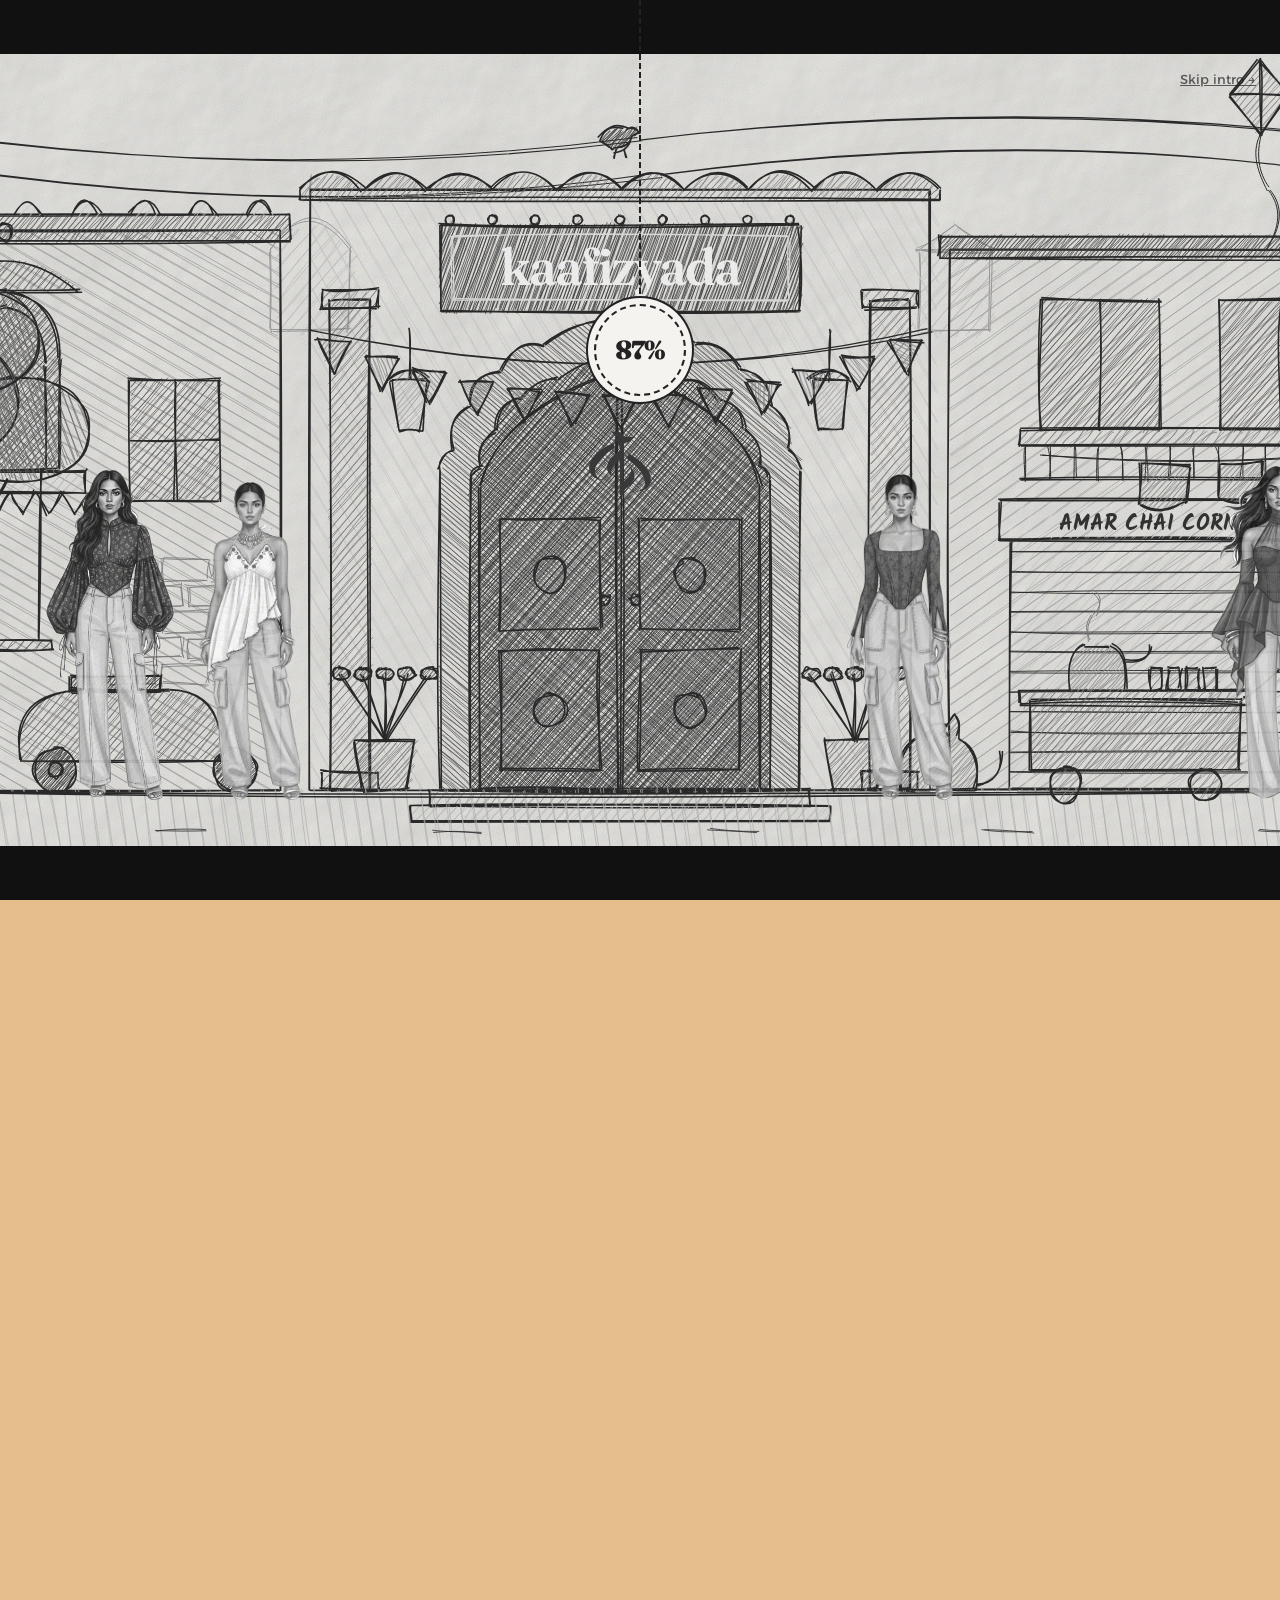
<file: index.html>
<!doctype html>
<html lang="en">
<head>
<meta charset="utf-8">
<meta name="viewport" content="width=device-width, initial-scale=1">
<title>KAAFIZYADA — Colours with Character</title>
<meta name="description" content="KAAFIZYADA — contemporary Indian-inspired fashion. Colours with Character. Fashion with a Desi Twist.">
<link rel="preconnect" href="https://fonts.googleapis.com"><link rel="preconnect" href="https://fonts.gstatic.com" crossorigin>
<link href="https://fonts.googleapis.com/css2?family=Alexandria:wght@300;400;500;700&family=Fraunces:opsz,wght,SOFT,WONK@9..144,400;9..144,600;9..144,800,100,1&family=Kalam:wght@400;700&family=VT323&display=swap" rel="stylesheet">
<link rel="stylesheet" href="css/kz.css">
</head>
<body class="is-intro" id="top">

<!-- 01 THE COLOURLESS WORLD + 02 THE KZ ENTRANCE -->
<div class="intro" id="intro" aria-label="Intro">
  <div class="intro-paper"></div>
  <svg class="intro-street" id="street-bw" preserveAspectRatio="xMidYMax slice" aria-hidden="true"></svg>
  <div class="intro-grain" aria-hidden="true"></div>
  <div class="intro-bar intro-bar-t"></div><div class="intro-bar intro-bar-b"></div>

  <div class="intro-loader" id="intro-loader">
    <div class="intro-thread"></div>
    <div class="intro-tag"><span id="intro-pct">0</span>%</div>
  </div>

  <div class="intro-card" id="intro-card">
    <p class="intro-chip">01 — The Colourless World</p>
    <h1>Everything looked the same.<br><em>Until it didn’t.</em></h1>
    <p class="intro-hint">Click the <b>KZ door</b> to enter</p>
  </div>
  <button class="intro-skip" id="intro-skip">Skip intro →</button>

  <div class="entrance" id="entrance" aria-hidden="true">
    <div class="entrance-burst"></div>
    <div class="entrance-inner">
      <p class="intro-chip">02 — The KZ Entrance</p>
      <svg class="entrance-mark"><use href="#kz-mark-sym"/></svg>
      <div class="entrance-word"></div>
      <p class="entrance-line">Colours with Character.</p>
    </div>
  </div>
  <div class="takeover-bands" id="bands" aria-hidden="true"><i></i><i></i><i></i><i></i><i></i><i></i></div>
</div>

<!-- 03 THE COLOUR TAKEOVER — the KZ corridor: scroll to walk, colour floods in, doors open into rooms -->
<div class="corridor" id="corridor">
  <canvas id="kz-canvas" aria-label="KAAFIZYADA corridor. Scroll to walk, click a door to enter a room."></canvas>
  <div class="hud">
    <button class="hud-btn" id="hud-menu" aria-label="Open the room map">☰</button>
    <button class="hud-btn" id="hud-trophy" aria-label="Achievements">🏆<span id="hud-trophy-n">0</span></button>
  </div>
  <div class="rail" aria-hidden="true"><i id="rail-fill"></i><div id="rail-ticks"></div></div>
  <div class="hint" id="hint">
    <div class="hint-box"><span class="hint-chk"></span><div><b id="hint-title">Wanderer</b><span id="hint-sub">Scroll to explore the corridor</span></div>
    <button class="kz-btn kz-btn-sm" id="hint-go" hidden>Enter</button></div>
  </div>
  <div class="takeover-flash" id="takeover-flash" aria-live="polite"><span class="kz-chip">03 — The Colour Takeover</span><b>Colours with Character.</b></div>
  <nav class="sr-only" aria-label="Rooms"><ul id="sr-rooms"></ul></nav>
</div>
<div class="walk-space" id="walk-space" aria-hidden="true"></div>

<div class="panel" id="panel-menu" hidden>
  <div class="panel-card"><button class="panel-x" data-close aria-label="Close">✕</button>
    <p class="kz-chip">Room map</p><h3>Where to?</h3><ol class="map-list" id="map-list"></ol></div>
</div>
<div class="panel" id="panel-trophy" hidden>
  <div class="panel-card"><button class="panel-x" data-close aria-label="Close">✕</button>
    <p class="kz-chip">Achievements</p><h3>Your KZ badges</h3><ul class="ach-list" id="ach-list"></ul></div>
</div>
<div class="ach-toast" id="ach-toast" role="status"></div>

<div class="room" id="room" hidden>
  <div class="room-bar"><button class="kz-btn kz-btn-sm kz-btn-ghost" id="room-back">← Back to the corridor</button><span class="room-name" id="room-name"></span></div>
  <div class="room-body" id="room-body"></div>
</div>

<main class="rooms" id="rooms" hidden>

<!-- 04 OUR STORY -->
<section class="story" id="story">
  <div class="story-poster" data-reveal>
    <div class="poster">
      <img src="assets/photos/royal-bloom-door.webp" alt="Model in the Royal Bloom Blouse at an old wooden door">
      <div class="poster-top">KZ Pictures presents</div>
      <div class="poster-title">Kaafi<br>Zyada</div>
      <div class="poster-credits">starring <b>Colour</b> · <b>Character</b> · and <b>You</b><br>now showing everywhere you go</div>
    </div>
    <div class="ticket" aria-hidden="true"><span>ADMIT ONE</span><b>Nº 0001</b></div>
  </div>
  <div class="story-copy">
    <p class="kz-chip">04 — Our Story</p>
    <h2 class="kz-h2" data-reveal>Kaafi means <em>enough.</em><br>Zyada means <em>more.</em></h2>
    <p class="story-lead" data-reveal>KAAFI ZYADA is a contemporary clothing brand that brings together bold self-expression and a distinct sense of Indian identity.</p>
    <p data-reveal>We grew up on hand-painted cinema hoardings, cassette covers, Sunday-evening films and grandmothers’ trunks full of prints. KAAFIZYADA takes that colour and character and cuts it into silhouettes you actually want to wear today — confident, fresh and effortlessly stylish, with a playful edge and a refined finish.</p>
    <div class="values">
      <div class="value" data-reveal><span class="value-n">01</span><h3>Colour, not noise</h3><p>Wine reds, rani pinks and ivory bases, each print chosen with intent.</p></div>
      <div class="value" data-reveal><span class="value-n">02</span><h3>Desi, never dated</h3><p>Ornamental Indian detail on modern cuts — halters, corsets, cargo, drape.</p></div>
      <div class="value" data-reveal><span class="value-n">03</span><h3>One piece, many moods</h3><p>Every top is designed to be styled at least three ways.</p></div>
    </div>
  </div>
</section>

<!-- 05 ENTER OUR WORLD -->
<section class="world" id="world">
  <div class="world-head">
    <p class="kz-chip">05 — Enter Our World</p>
    <h2 class="kz-h2" data-reveal>Old doors. New silhouettes.</h2>
    <p data-reveal>Our world lives between heritage architecture and the city’s everyday streets. Drag through it.</p>
  </div>
  <div class="world-strip" id="world-strip" tabindex="0" aria-label="Brand world gallery, scroll horizontally">
    <div class="world-track" id="world-track"></div>
  </div>
</section>

<!-- 06 TUNE INTO KZ -->
<section class="tv-sec" id="tv">
  <div class="tv-head">
    <p class="kz-chip">06 — Tune into KZ</p>
    <h2 class="kz-h2" data-reveal>Now showing on <em>Channel KZ.</em></h2>
    <p data-reveal>Turn the knob, change the channel, pick your look.</p>
  </div>
  <div class="tv-wrap">
    <div class="tv" id="tv-set">
      <div class="tv-antenna" aria-hidden="true"><i></i><i></i></div>
      <div class="tv-body">
        <div class="tv-screen-frame">
          <div class="tv-screen" id="tv-screen">
            <div class="tv-content" id="tv-content"></div>
            <canvas class="tv-static" id="tv-static" width="160" height="120"></canvas>
            <div class="tv-scan"></div>
            <div class="tv-osd" id="tv-osd">CH 01</div>
          </div>
        </div>
        <div class="tv-panel">
          <div class="tv-brand">KZ<small>colour</small></div>
          <button class="tv-knob" id="tv-knob" aria-label="Next channel"><i></i></button>
          <div class="tv-ch-list" id="tv-ch-list" role="tablist"></div>
          <div class="tv-grille" aria-hidden="true"></div>
        </div>
      </div>
      <div class="tv-legs" aria-hidden="true"><i></i><i></i></div>
    </div>
    <div class="tv-remote" aria-label="Channel remote">
      <span class="tv-remote-led"></span>
      <div class="tv-remote-keys" id="tv-remote-keys"></div>
      <button id="tv-prev" aria-label="Previous">◀ CH</button><button id="tv-next" aria-label="Next">CH ▶</button>
    </div>
  </div>
</section>

<!-- 07 THE SHOPPING EXPERIENCE -->
<section class="shop" id="shop">
  <div class="shop-head">
    <p class="kz-chip">07 — The Shopping Experience</p>
    <h2 class="kz-h2" data-reveal>The Drop.</h2>
    <div class="shop-filters" role="tablist" aria-label="Filter">
      <button class="on" data-f="all">All</button><button data-f="top">Tops</button><button data-f="bottom">Bottoms</button>
    </div>
  </div>
  <div class="shop-grid" id="shop-grid"></div>
</section>

<!-- 08 THE KZ SCRAPBOOK -->
<section class="scrap" id="scrapbook">
  <div class="scrap-head">
    <p class="kz-chip">08 — The KZ Scrapbook</p>
    <h2 class="kz-h2" data-reveal>Leave a little note.</h2>
    <p data-reveal>How did you style yours? Which colour should we do next? Write it, pick a paper, pin it. Drag notes around the page.</p>
  </div>
  <div class="scrap-wrap">
    <form class="notepad" id="notepad">
      <div class="notepad-rings" aria-hidden="true"></div>
      <label for="np-name">Your name</label>
      <input id="np-name" maxlength="24" placeholder="Riya, Mumbai">
      <label for="np-text">Your note</label>
      <textarea id="np-text" maxlength="160" required placeholder="Wore the Noor top to my cousin’s mehendi with cargo pants…"></textarea>
      <div class="np-paper" role="radiogroup" aria-label="Paper colour">
        <button type="button" class="on" data-c="#ffd166" aria-label="Yellow paper"></button>
        <button type="button" data-c="#f7a8c4" aria-label="Pink paper"></button>
        <button type="button" data-c="#9fe3dc" aria-label="Teal paper"></button>
        <button type="button" data-c="#ffb08f" aria-label="Orange paper"></button>
        <button type="button" data-c="#f3ecdc" aria-label="Cream paper"></button>
      </div>
      <div class="np-stickers" role="radiogroup" aria-label="Sticker">
        <button type="button" class="on" data-s="✦">✦</button><button type="button" data-s="♥">♥</button><button type="button" data-s="☀">☀</button><button type="button" data-s="✿">✿</button><button type="button" data-s="☕">☕</button>
      </div>
      <button class="kz-btn" type="submit">Pin it to the scrapbook</button>
    </form>
    <div class="board" id="board" aria-label="Scrapbook board"></div>
  </div>
</section>

<div id="kz-footer-slot"></div>
</main>

<script src="js/rough.js"></script>
<script src="js/data.js"></script>
<script src="js/shell.js"></script>
<script src="js/street.js"></script>
<script src="js/home.js"></script>
<script type="module" src="js/world.js"></script>
</body>
</html>
</file>
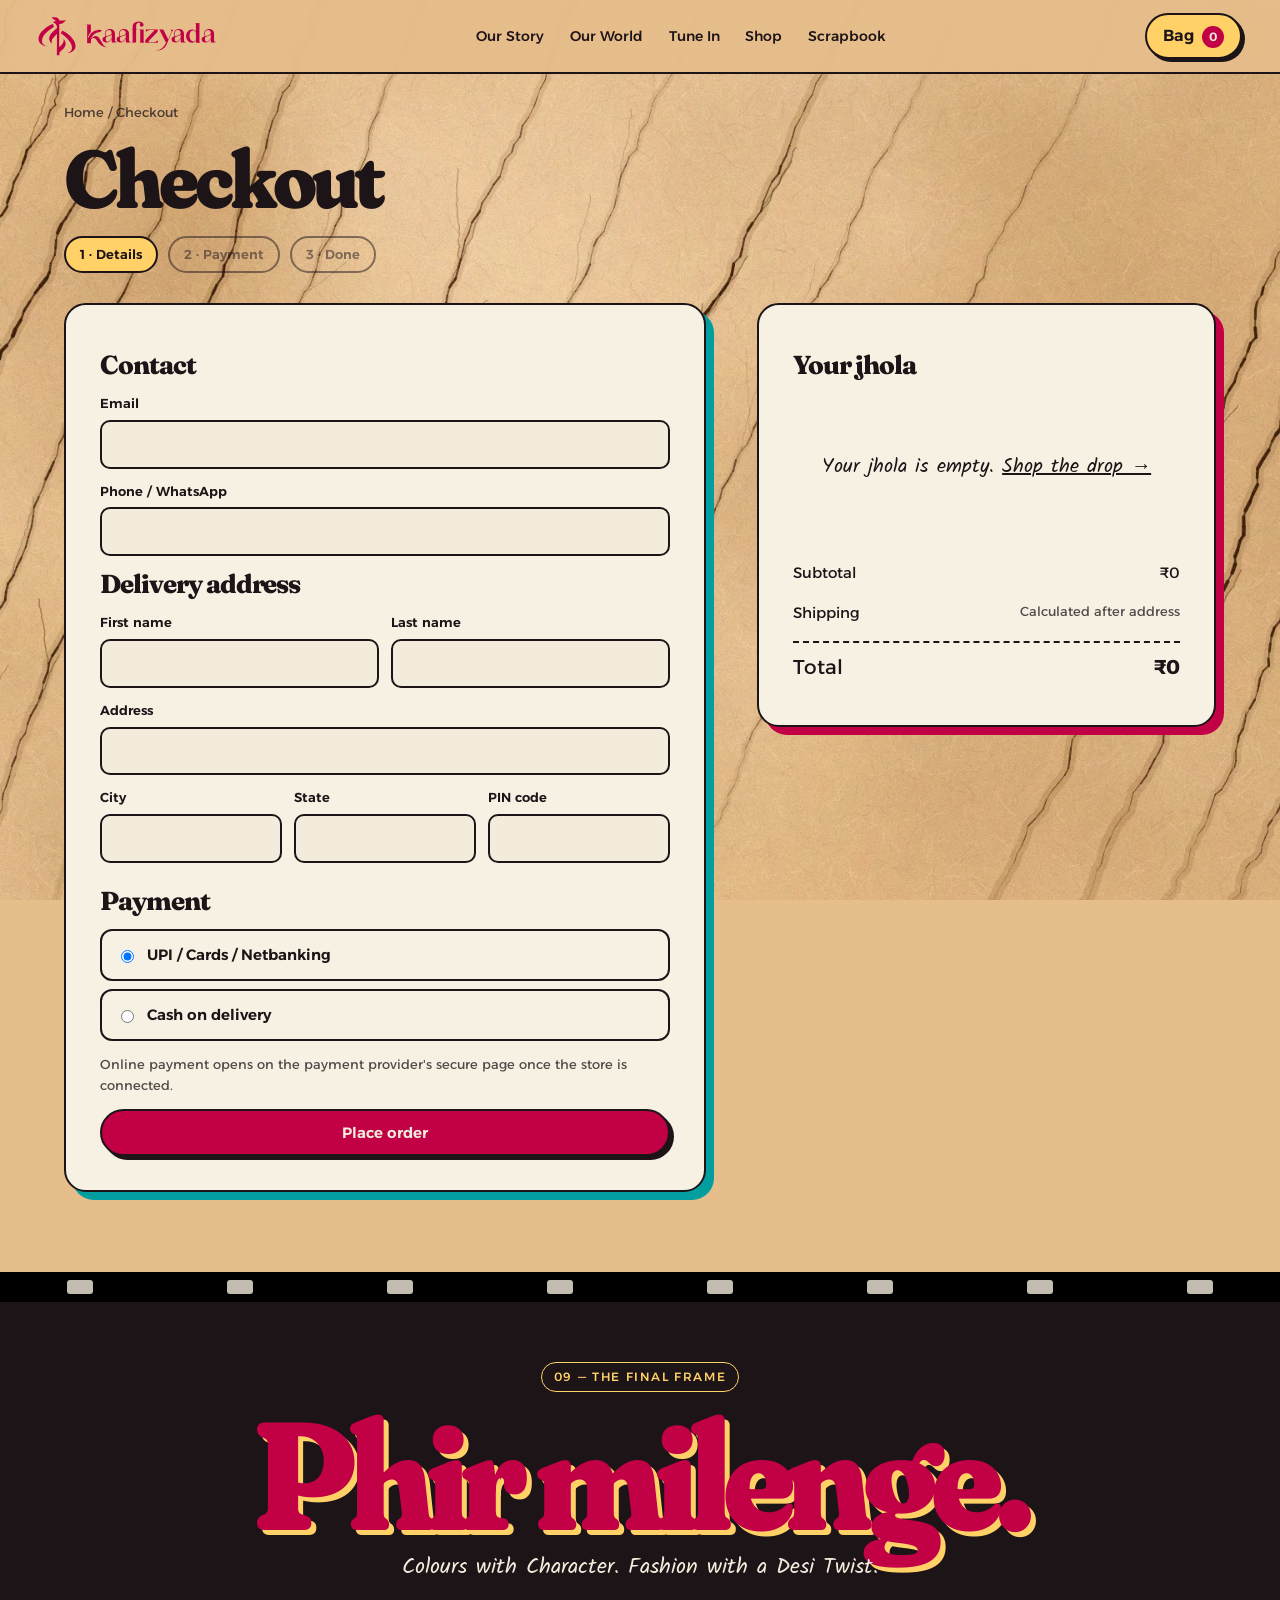
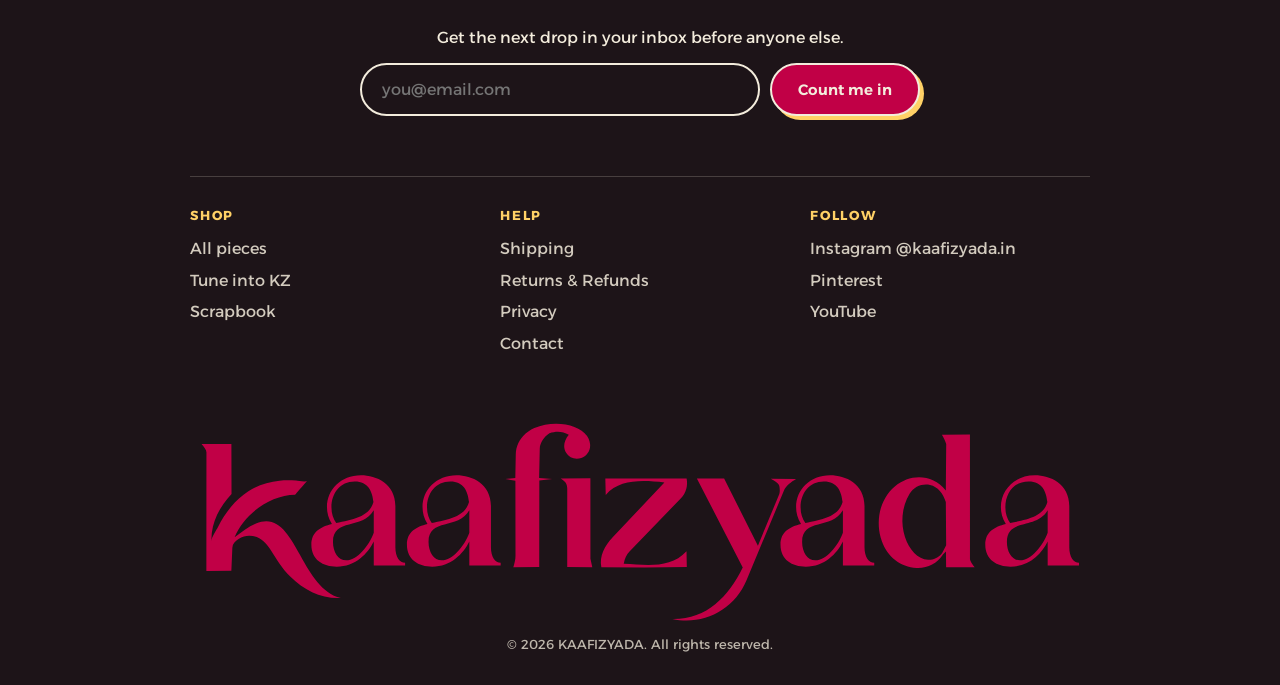
<file: checkout.html>
<!doctype html>
<html lang="en">
<head>
<meta charset="utf-8">
<meta name="viewport" content="width=device-width, initial-scale=1">
<title>Checkout — KAAFIZYADA</title>
<link rel="preconnect" href="https://fonts.googleapis.com"><link rel="preconnect" href="https://fonts.gstatic.com" crossorigin>
<link href="https://fonts.googleapis.com/css2?family=Alexandria:wght@300;400;500;700&family=Fraunces:opsz,wght,SOFT,WONK@9..144,400;9..144,600;9..144,800,100,1&family=Kalam:wght@400;700&family=VT323&display=swap" rel="stylesheet">
<link rel="stylesheet" href="css/kz.css">
<link rel="stylesheet" href="css/pages.css">
</head>
<body class="is-in page">
<main class="checkout">
  <nav class="crumbs" aria-label="Breadcrumb"><a href="index.html">Home</a> / <span>Checkout</span></nav>
  <h1 class="kz-h2">Checkout</h1>
  <div class="co-steps" aria-hidden="true"><span class="on">1 · Details</span><span>2 · Payment</span><span>3 · Done</span></div>
  <div class="co-grid">
    <form class="co-form" id="co-form">
      <h2>Contact</h2>
      <label>Email<input type="email" required autocomplete="email"></label>
      <label>Phone / WhatsApp<input type="tel" required autocomplete="tel" pattern="[0-9+ ]{10,15}"></label>
      <h2>Delivery address</h2>
      <div class="co-2"><label>First name<input required autocomplete="given-name"></label><label>Last name<input required autocomplete="family-name"></label></div>
      <label>Address<input required autocomplete="street-address"></label>
      <div class="co-3"><label>City<input required autocomplete="address-level2"></label><label>State<input required autocomplete="address-level1"></label><label>PIN code<input required inputmode="numeric" pattern="[0-9]{6}" autocomplete="postal-code"></label></div>
      <h2>Payment</h2>
      <div class="co-pay">
        <label><input type="radio" name="pay" checked> UPI / Cards / Netbanking</label>
        <label><input type="radio" name="pay"> Cash on delivery</label>
      </div>
      <p class="kz-small">Online payment opens on the payment provider's secure page once the store is connected.</p>
      <button class="kz-btn kz-btn-full" type="submit" id="co-submit">Place order</button>
    </form>
    <aside class="co-sum">
      <h2>Your jhola</h2>
      <div id="co-items"></div>
      <div class="kz-row"><span>Subtotal</span><span id="co-sub"></span></div>
      <div class="kz-row"><span>Shipping</span><span class="kz-small">Calculated after address</span></div>
      <div class="kz-row co-total"><span>Total</span><strong id="co-total"></strong></div>
    </aside>
  </div>
  <div class="co-done" id="co-done" hidden>
    <svg><use href="#kz-mark-sym"/></svg>
    <h2 class="kz-h2">Shukriya!</h2>
    <p>Your order is in. (This is a demo checkout — nothing has been charged.)</p>
    <a class="kz-btn" href="index.html">Back to the street</a>
  </div>
</main>
<div id="kz-footer-slot"></div>
<script src="js/data.js"></script>
<script src="js/shell.js"></script>
<script>
(function () {
  const items = document.getElementById("co-items");
  function render() {
    if (!KZ.bag.length) { items.innerHTML = `<p class="kz-empty">Your jhola is empty. <a href="index.html#shop">Shop the drop →</a></p>`; document.getElementById("co-submit").disabled = true; }
    else items.innerHTML = KZ.bag.map(l => { const p = KZ.bySlug(l.slug); return `<div class="co-line"><img src="${KZ.photo(p.photos[0])}" alt=""><div><b>${p.name}</b><span class="kz-small">Size ${l.size} · Qty ${l.qty}</span></div><span>${KZ.inr(p.price * l.qty)}</span></div>`; }).join("");
    document.getElementById("co-sub").textContent = KZ.inr(KZ.subtotal());
    document.getElementById("co-total").textContent = KZ.inr(KZ.subtotal());
  }
  render();
  const orig = KZ.saveBag; KZ.saveBag = () => { orig(); render(); };
  document.getElementById("co-form").addEventListener("submit", e => {
    e.preventDefault();
    KZ.bag.length = 0; KZ.saveBag();
    document.querySelector(".co-grid").hidden = true; document.querySelector(".co-steps").hidden = true;
    document.getElementById("co-done").hidden = false; scrollTo(0, 0);
  });
})();
</script>
</body>
</html>
</file>
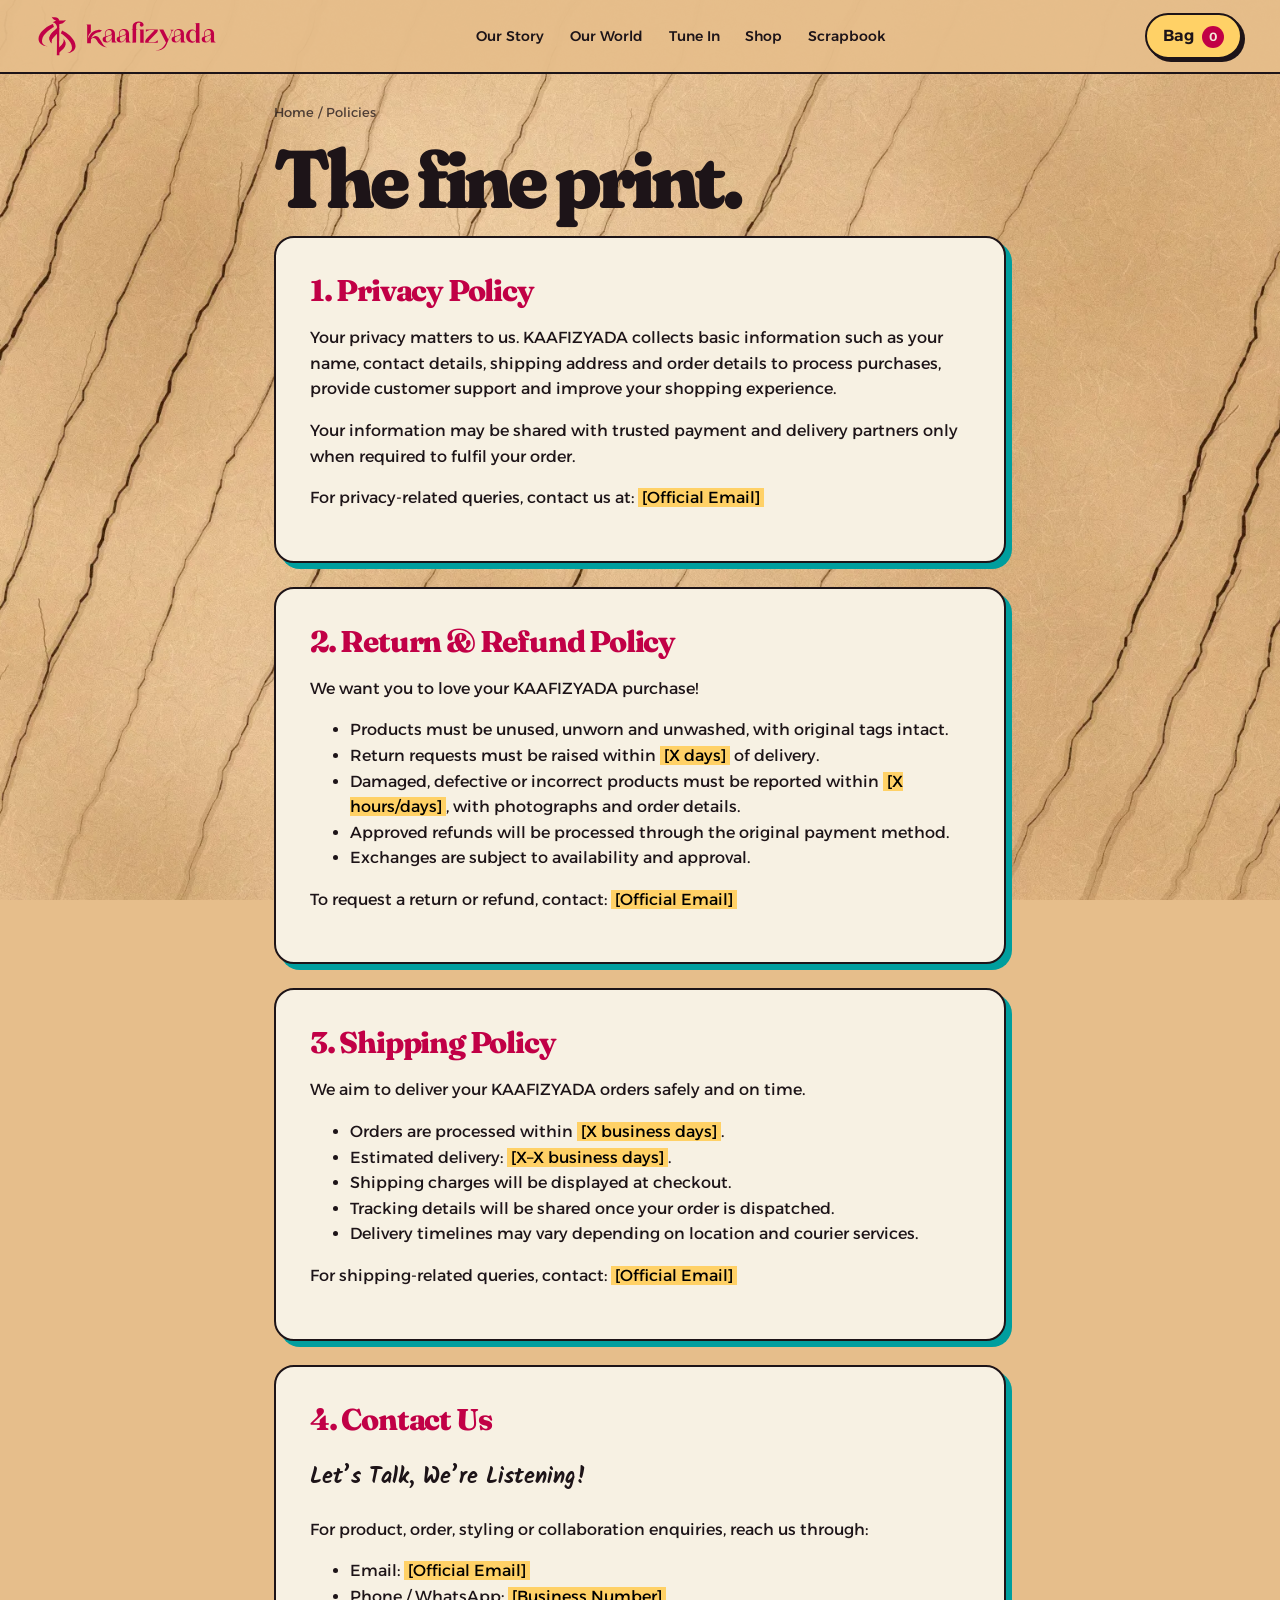
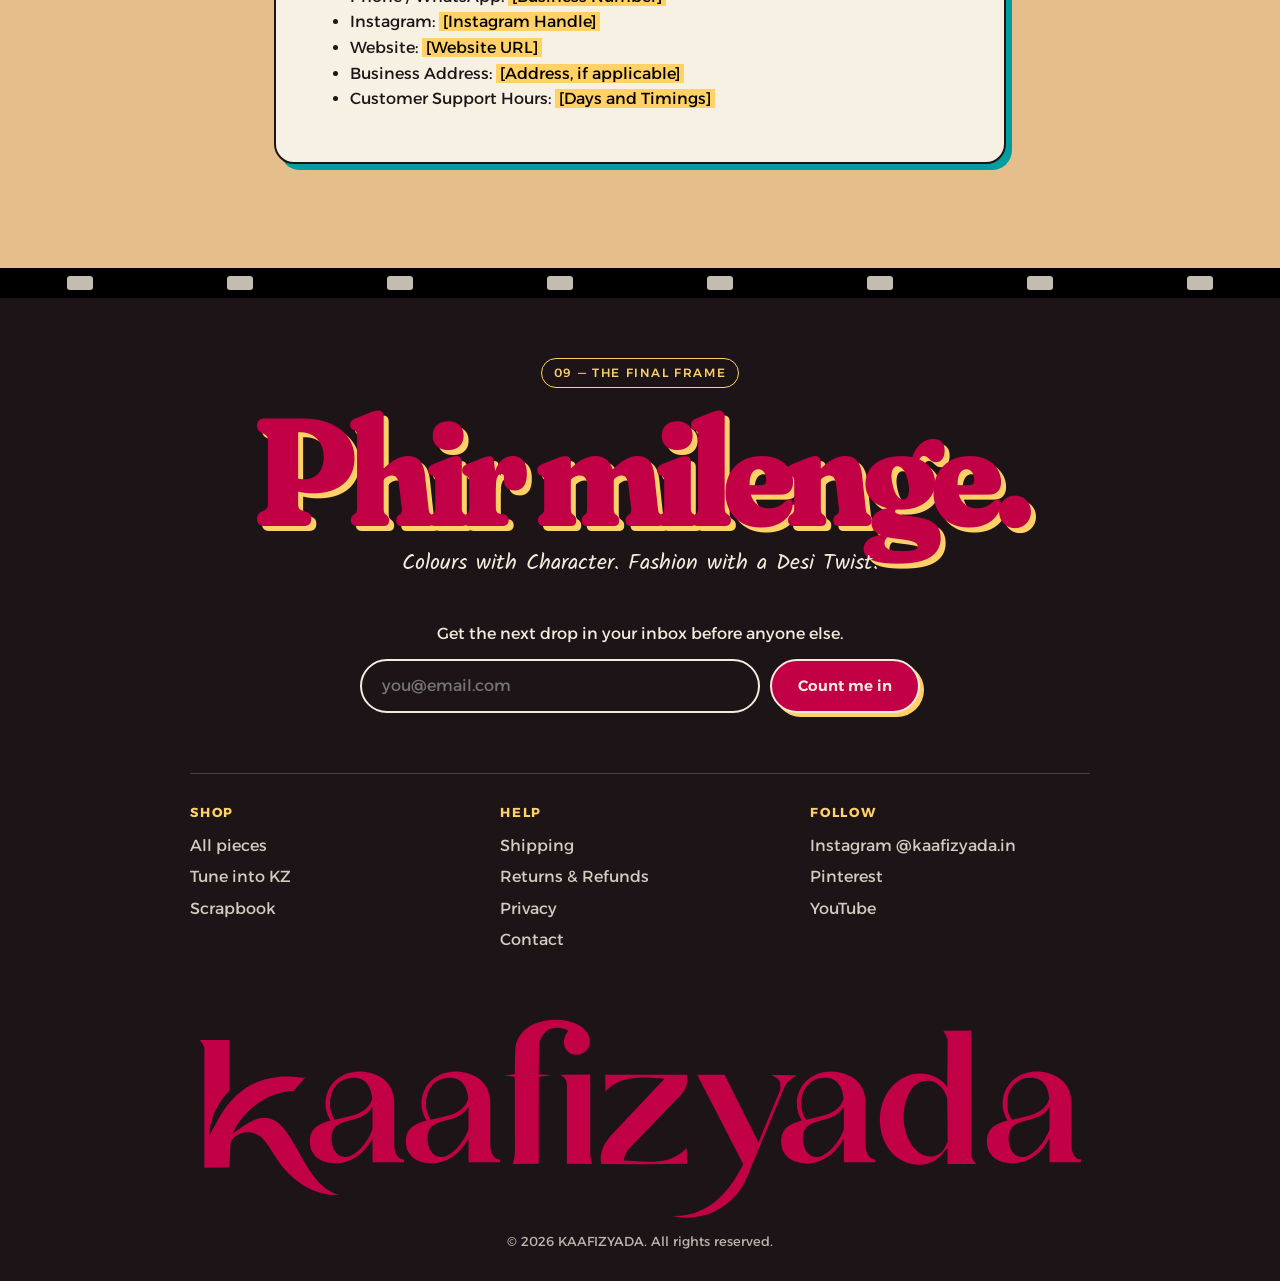
<file: policies.html>
<!doctype html>
<html lang="en">
<head>
<meta charset="utf-8">
<meta name="viewport" content="width=device-width, initial-scale=1">
<title>Policies — KAAFIZYADA</title>
<link rel="preconnect" href="https://fonts.googleapis.com"><link rel="preconnect" href="https://fonts.gstatic.com" crossorigin>
<link href="https://fonts.googleapis.com/css2?family=Alexandria:wght@300;400;500;700&family=Fraunces:opsz,wght,SOFT,WONK@9..144,400;9..144,600;9..144,800,100,1&family=Kalam:wght@400;700&family=VT323&display=swap" rel="stylesheet">
<link rel="stylesheet" href="css/kz.css">
<link rel="stylesheet" href="css/pages.css">
</head>
<body class="is-in page">
<main class="policies">
  <nav class="crumbs" aria-label="Breadcrumb"><a href="index.html">Home</a> / <span>Policies</span></nav>
  <h1 class="kz-h2">The fine print.</h1>
  <!-- Text from the KAAFIZYADA price sheet & T&C. Items in [brackets] still need the real details. -->
  <section id="privacy"><h2>1. Privacy Policy</h2>
    <p>Your privacy matters to us. KAAFIZYADA collects basic information such as your name, contact details, shipping address and order details to process purchases, provide customer support and improve your shopping experience.</p>
    <p>Your information may be shared with trusted payment and delivery partners only when required to fulfil your order.</p>
    <p>For privacy-related queries, contact us at: <mark>[Official Email]</mark></p></section>
  <section id="returns"><h2>2. Return &amp; Refund Policy</h2>
    <p>We want you to love your KAAFIZYADA purchase!</p>
    <ul><li>Products must be unused, unworn and unwashed, with original tags intact.</li>
    <li>Return requests must be raised within <mark>[X days]</mark> of delivery.</li>
    <li>Damaged, defective or incorrect products must be reported within <mark>[X hours/days]</mark>, with photographs and order details.</li>
    <li>Approved refunds will be processed through the original payment method.</li>
    <li>Exchanges are subject to availability and approval.</li></ul>
    <p>To request a return or refund, contact: <mark>[Official Email]</mark></p></section>
  <section id="shipping"><h2>3. Shipping Policy</h2>
    <p>We aim to deliver your KAAFIZYADA orders safely and on time.</p>
    <ul><li>Orders are processed within <mark>[X business days]</mark>.</li>
    <li>Estimated delivery: <mark>[X–X business days]</mark>.</li>
    <li>Shipping charges will be displayed at checkout.</li>
    <li>Tracking details will be shared once your order is dispatched.</li>
    <li>Delivery timelines may vary depending on location and courier services.</li></ul>
    <p>For shipping-related queries, contact: <mark>[Official Email]</mark></p></section>
  <section id="contact"><h2>4. Contact Us</h2>
    <p class="pol-lead">Let’s Talk, We’re Listening!</p>
    <p>For product, order, styling or collaboration enquiries, reach us through:</p>
    <ul><li>Email: <mark>[Official Email]</mark></li><li>Phone / WhatsApp: <mark>[Business Number]</mark></li><li>Instagram: <mark>[Instagram Handle]</mark></li><li>Website: <mark>[Website URL]</mark></li><li>Business Address: <mark>[Address, if applicable]</mark></li><li>Customer Support Hours: <mark>[Days and Timings]</mark></li></ul></section>
</main>
<div id="kz-footer-slot"></div>
<script src="js/data.js"></script>
<script src="js/shell.js"></script>
</body>
</html>
</file>
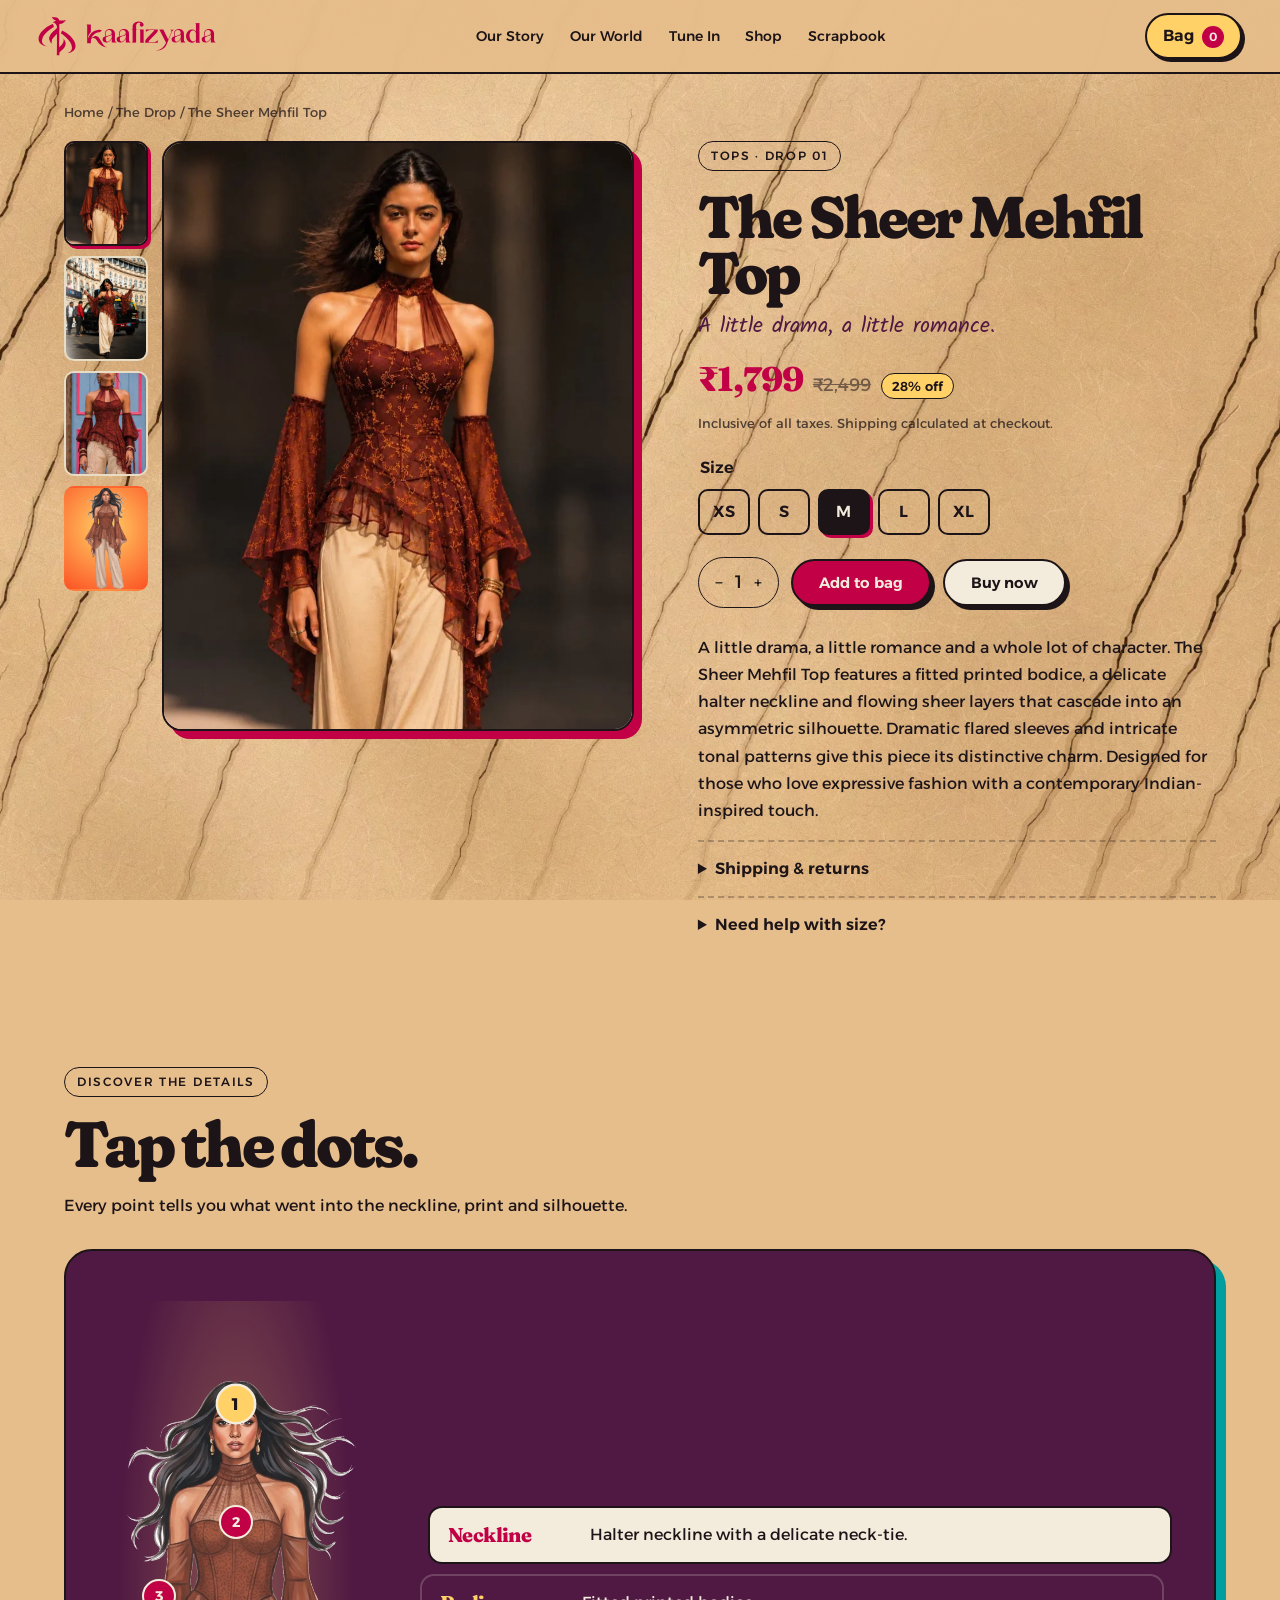
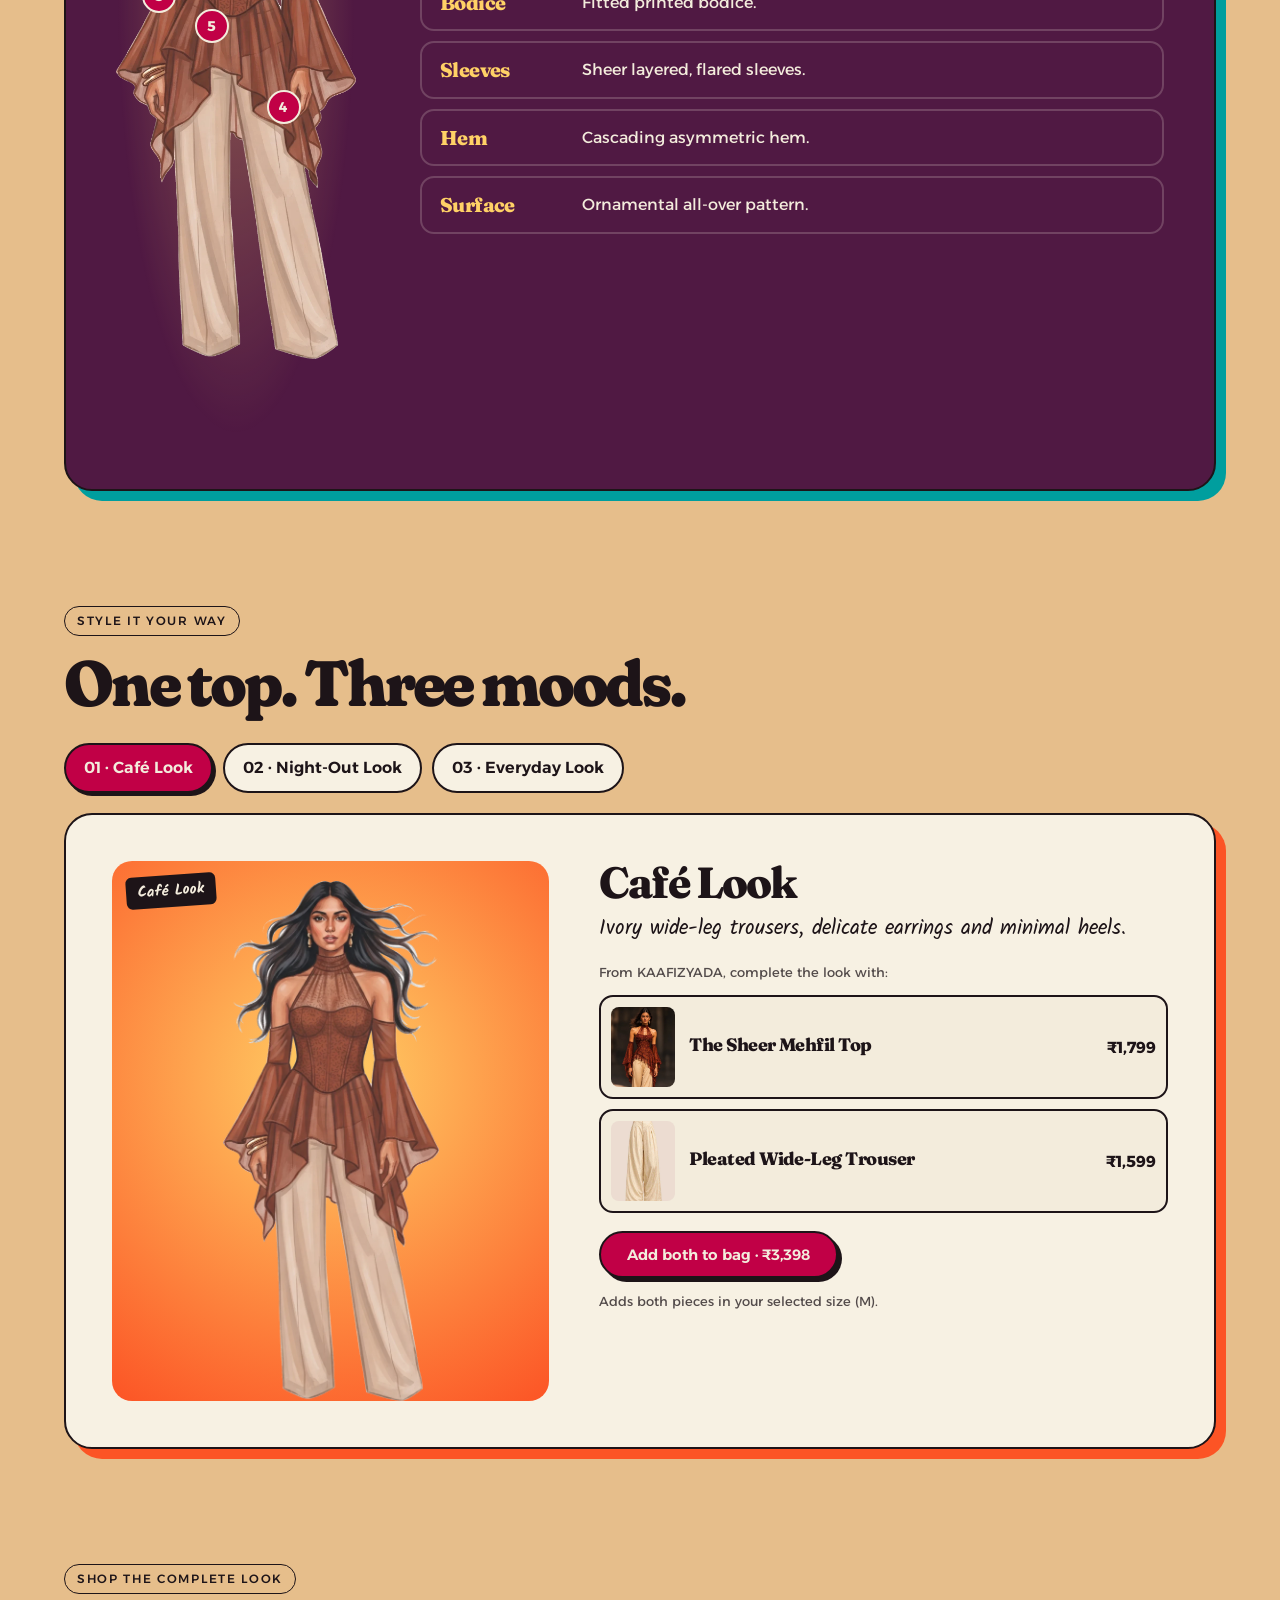
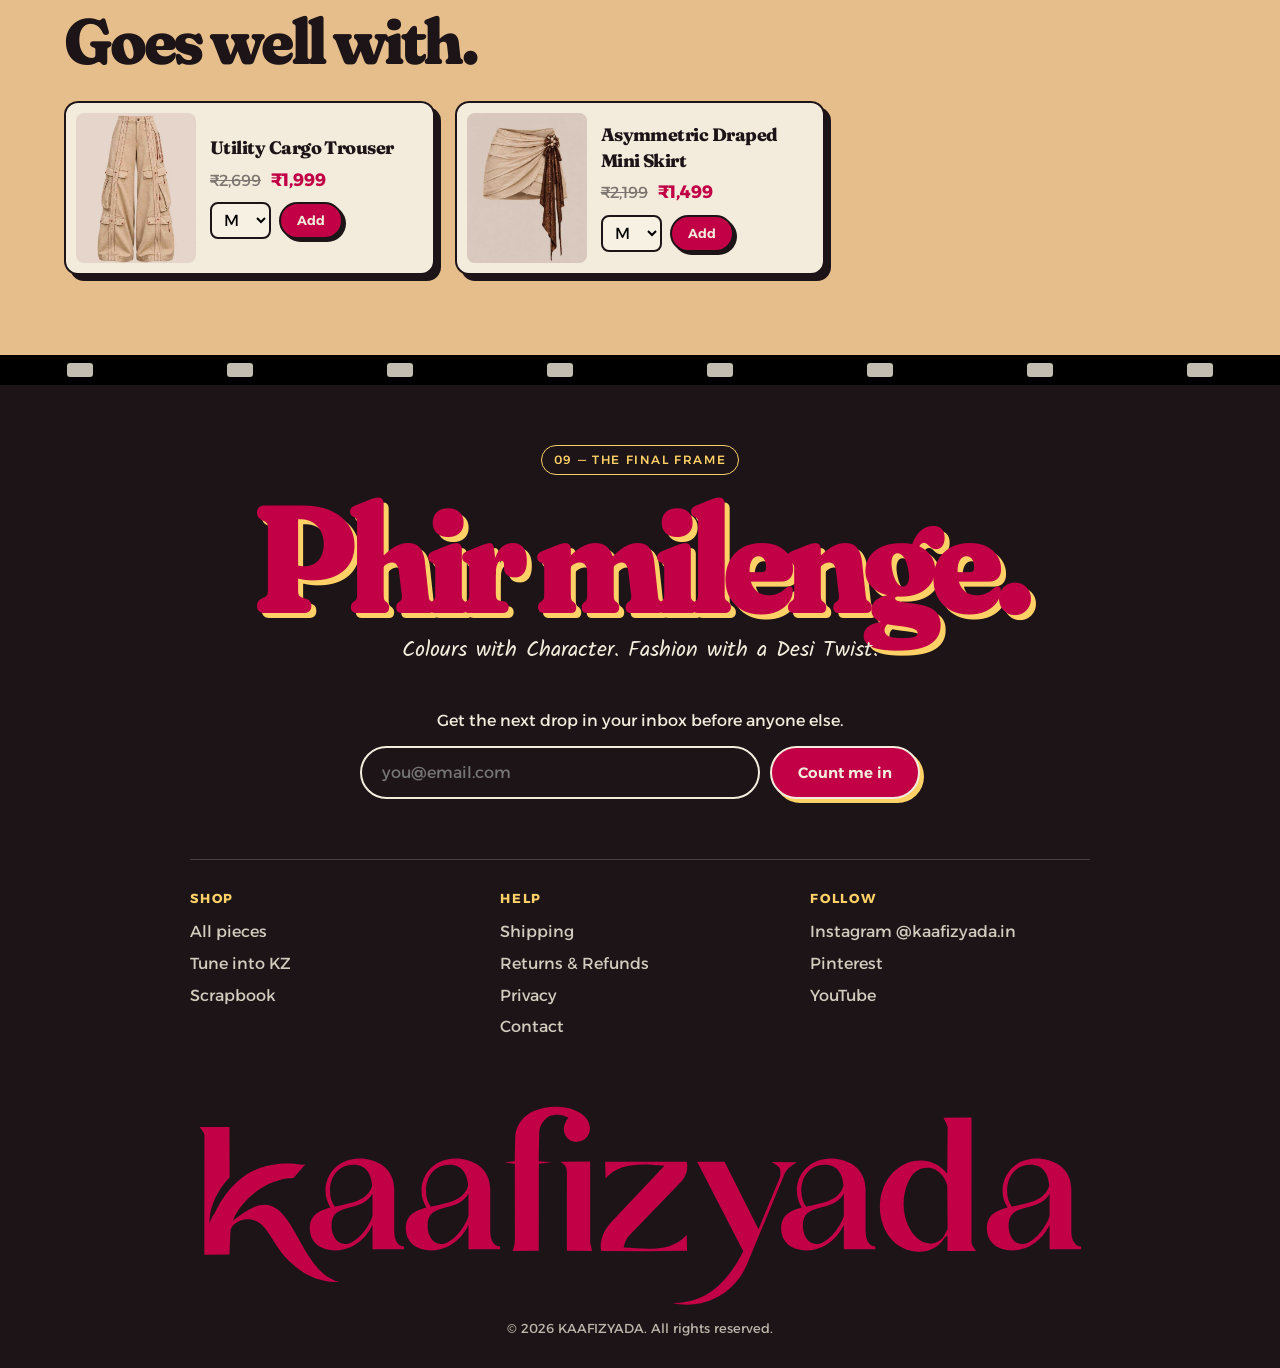
<file: product.html>
<!doctype html>
<html lang="en">
<head>
<meta charset="utf-8">
<meta name="viewport" content="width=device-width, initial-scale=1">
<title>KAAFIZYADA</title>
<link rel="preconnect" href="https://fonts.googleapis.com"><link rel="preconnect" href="https://fonts.gstatic.com" crossorigin>
<link href="https://fonts.googleapis.com/css2?family=Alexandria:wght@300;400;500;700&family=Fraunces:opsz,wght,SOFT,WONK@9..144,400;9..144,600;9..144,800,100,1&family=Kalam:wght@400;700&family=VT323&display=swap" rel="stylesheet">
<link rel="stylesheet" href="css/kz.css">
<link rel="stylesheet" href="css/pages.css">
</head>
<body class="is-in page">
<main id="pdp" class="pdp"></main>
<div id="kz-footer-slot"></div>
<script src="js/data.js"></script>
<script src="js/shell.js"></script>
<script src="js/product.js"></script>
</body>
</html>
</file>
<file: css/kz.css>
/* KAAFIZYADA — Desi meets Modern
   Palette from the brand book. Display: Fraunces (stand-in for Prida01, tracked -50). Secondary: Alexandria. */
:root {
  --rani: #c10046; --cream: #f3ecdc; --teal: #009e9e; --plum: #501943; --blue: #003b8b; --orange: #fc5425;
  --ink: #1d1418; --paper: #f7f1e3; --sun: #ffd166;
  --display: "Fraunces", "Prida01", Georgia, serif;
  --sans: "Alexandria", system-ui, sans-serif;
  --hand: "Kalam", "Comic Sans MS", cursive;
  --tv: "VT323", ui-monospace, monospace;
  --hdr: 72px;
  /* fibrous parchment + veins (js/paper.js → tools/paper-texture.mjs) */
  --sheet: #e6be8b;
  --sheet-img: url(../assets/img/kz-paper-wide.webp);
}
@media (max-aspect-ratio: 1/1) { :root { --sheet-img: url(../assets/img/kz-paper-tall.webp); } }
html { background: var(--sheet); }
/* one fixed sheet behind every page, so it never stretches with page height */
body::before { content: ""; position: fixed; inset: 0; z-index: -1; pointer-events: none; background: var(--sheet) var(--sheet-img) center / cover no-repeat; }
.kz-paper-bg { background: var(--sheet) var(--sheet-img) center / cover no-repeat; }
* { box-sizing: border-box; }
html { scroll-behavior: smooth; }
body { margin: 0; background: transparent; color: var(--ink); font: 400 16px/1.6 var(--sans); overflow-x: hidden; }
body.is-intro { overflow: hidden; height: 100vh; }
img { max-width: 100%; display: block; }
a { color: inherit; }
button { font: inherit; cursor: pointer; color: inherit; }
:focus-visible { outline: 3px solid var(--orange); outline-offset: 3px; }

/* ---------- shared bits ---------- */
.kz-chip { display: inline-block; font: 500 12px/1 var(--sans); letter-spacing: .14em; text-transform: uppercase; padding: 8px 12px; border: 1.5px solid currentColor; border-radius: 99px; margin: 0 0 18px; }
.kz-h2 { font: 800 clamp(40px, 6.4vw, 96px)/.92 var(--display); font-variation-settings: "SOFT" 100, "WONK" 1; letter-spacing: -.05em; margin: 0 0 20px; }
.kz-h2 em { font-style: italic; color: var(--rani); }
.kz-btn { display: inline-flex; align-items: center; justify-content: center; gap: 8px; padding: 14px 26px; border-radius: 99px; background: var(--rani); color: var(--cream); font: 600 15px/1 var(--sans); text-decoration: none; border: 2px solid var(--ink); box-shadow: 4px 4px 0 var(--ink); transition: transform .15s, box-shadow .15s; }
.kz-btn:hover { transform: translate(-2px, -2px); box-shadow: 6px 6px 0 var(--ink); }
.kz-btn:active { transform: translate(2px, 2px); box-shadow: 1px 1px 0 var(--ink); }
.kz-btn-ghost { background: var(--cream); color: var(--ink); }
.kz-btn-sm { padding: 10px 16px; font-size: 13px; box-shadow: 3px 3px 0 var(--ink); }
.kz-btn-full { width: 100%; }
.kz-btn.is-disabled { opacity: .4; pointer-events: none; }
.kz-small { font-size: 13px; opacity: .75; }
.kz-link { background: none; border: 0; padding: 0; text-decoration: underline; font-size: 13px; }
[data-reveal] { opacity: 0; transform: translateY(28px); transition: opacity .8s ease, transform .8s cubic-bezier(.2, .8, .2, 1); transition-delay: var(--d, 0ms); }
[data-reveal].in { opacity: 1; transform: none; }

/* ---------- header ---------- */
.kz-header { position: fixed; inset: 0 0 auto; height: var(--hdr); z-index: 50; display: flex; align-items: center; justify-content: space-between; gap: 20px; padding: 0 clamp(16px, 3vw, 40px); transition: background .3s, box-shadow .3s, transform .6s; }
.kz-header.scrolled { background: color-mix(in srgb, var(--cream) 92%, transparent); backdrop-filter: blur(8px); box-shadow: 0 2px 0 var(--ink); }
body.is-intro .kz-header { transform: translateY(-120%); }
.kz-brand { display: flex; align-items: center; gap: 10px; text-decoration: none; color: var(--rani); }
.kz-brand-mark { width: 38px; height: 40px; }
.kz-wordline { width: 130px; height: 30px; background: currentColor; -webkit-mask: url(../assets/img/kaafizyada-wordline.svg) left center / contain no-repeat; mask: url(../assets/img/kaafizyada-wordline.svg) left center / contain no-repeat; }
.kz-nav { display: flex; gap: clamp(12px, 2vw, 28px); }
.kz-nav a { text-decoration: none; font-weight: 500; font-size: 14px; position: relative; }
.kz-nav a::after { content: ""; position: absolute; left: 0; right: 100%; bottom: -4px; height: 2px; background: var(--rani); transition: right .25s; }
.kz-nav a:hover::after { right: 0; }
.kz-bag-btn { border: 2px solid var(--ink); background: var(--sun); border-radius: 99px; padding: 8px 16px; font-weight: 600; box-shadow: 3px 3px 0 var(--ink); }
.kz-bag-btn span { display: inline-grid; place-items: center; min-width: 22px; height: 22px; border-radius: 50%; background: var(--rani); color: var(--cream); font-size: 12px; margin-left: 4px; }
.kz-bag-btn.bump { animation: bump .5s; }
@keyframes bump { 30% { transform: scale(1.18) rotate(-4deg); } 60% { transform: scale(.95) rotate(3deg); } }

/* ---------- drawer ---------- */
.kz-drawer { position: fixed; top: 0; right: 0; bottom: 0; width: min(420px, 100%); background: var(--paper); z-index: 70; transform: translateX(105%); transition: transform .45s cubic-bezier(.2, .8, .2, 1); display: flex; flex-direction: column; border-left: 2px solid var(--ink); }
.kz-drawer.open { transform: none; }
.kz-drawer-head { display: flex; justify-content: space-between; align-items: center; padding: 20px 24px; border-bottom: 2px dashed var(--ink); }
.kz-drawer-head h3 { font: 800 30px/1 var(--display); letter-spacing: -.04em; margin: 0; }
.kz-drawer-head button { border: 0; background: none; font-size: 20px; }
.kz-drawer-items { flex: 1; overflow: auto; padding: 16px 24px; }
.kz-line { display: grid; grid-template-columns: 70px 1fr auto; gap: 12px; padding: 12px 0; border-bottom: 1px solid #0002; }
.kz-line img { width: 70px; height: 88px; object-fit: cover; border-radius: 6px; }
.kz-line a { font-weight: 600; text-decoration: none; display: block; line-height: 1.3; }
.kz-line .kz-small { display: block; }
.kz-line-r { text-align: right; display: flex; flex-direction: column; justify-content: space-between; align-items: flex-end; }
.kz-qty { display: inline-flex; align-items: center; gap: 10px; margin-top: 6px; border: 1.5px solid var(--ink); border-radius: 99px; padding: 2px 10px; }
.kz-qty button { border: 0; background: none; font-size: 16px; padding: 0 2px; }
.kz-empty { text-align: center; padding: 50px 0; font-family: var(--hand); font-size: 20px; }
.kz-drawer-foot { padding: 20px 24px; border-top: 2px dashed var(--ink); }
.kz-row { display: flex; justify-content: space-between; font-size: 18px; }
.kz-scrim { position: fixed; inset: 0; background: #1d141880; z-index: 60; opacity: 0; pointer-events: none; transition: opacity .3s; }
.kz-scrim.open { opacity: 1; pointer-events: auto; }
.kz-toast { position: fixed; left: 50%; bottom: 24px; transform: translate(-50%, 200%); visibility: hidden; background: var(--ink); color: var(--cream); padding: 12px 20px; border-radius: 99px; z-index: 80; transition: transform .35s, visibility 0s .35s; font-size: 14px; max-width: calc(100% - 32px); text-align: center; }
.kz-toast.show { transform: translate(-50%, 0); visibility: visible; transition: transform .35s; }

/* =========================================================
   01 — THE COLOURLESS WORLD
   ========================================================= */
.intro { position: fixed; inset: 0; z-index: 90; overflow: hidden; background: #ecebe7; color: #222; transition: opacity .8s; }
.intro.gone { opacity: 0; pointer-events: none; }
.intro-paper { position: absolute; inset: 0; background:
  url("data:image/svg+xml;utf8,<svg xmlns='http://www.w3.org/2000/svg' width='600' height='600'><filter id='p'><feTurbulence type='fractalNoise' baseFrequency='.012' numOctaves='5' seed='3'/><feDiffuseLighting lighting-color='%23f1f0ec' surfaceScale='2.2'><feDistantLight azimuth='45' elevation='58'/></feDiffuseLighting></filter><rect width='100%' height='100%' filter='url(%23p)'/></svg>") center / cover; }
.intro-street { position: absolute; inset: 0; width: 100%; height: 100%; transition: transform 2.4s cubic-bezier(.7, 0, .2, 1), filter 1s; will-change: transform; }
.intro-street text.kz-sign-text { font: 600 52px var(--display); letter-spacing: -.04em; }
.intro-street text.kz-hand, .takeover-street text.kz-hand { font-family: var(--hand); font-weight: 700; }
.intro-street .fig { filter: grayscale(1) contrast(1.15) brightness(1.05); opacity: .92; }
.intro-street #kz-door, .intro-street #kz-sign { cursor: pointer; }
.intro-street #kz-door-glow { opacity: 0; transition: opacity .8s; }
.intro-street .door-mark { color: #3a3a3a; }
#kz-leaf-l, #kz-leaf-r { transform-box: fill-box; transition: transform 1.3s cubic-bezier(.6, 0, .2, 1); }
#kz-leaf-l { transform-origin: left center; }
#kz-leaf-r { transform-origin: right center; }
.intro.ready #kz-door { animation: doorPulse 2.4s ease-in-out infinite; }
@keyframes doorPulse { 50% { filter: drop-shadow(0 0 10px #fff) drop-shadow(0 0 2px #000); } }
.intro.opening #kz-door { animation: none; }
.intro.opening #kz-leaf-l { transform: perspective(600px) rotateY(80deg) scaleX(.25); }
.intro.opening #kz-leaf-r { transform: perspective(600px) rotateY(-80deg) scaleX(.25); }
.intro.opening #kz-door-glow { opacity: 1; fill: var(--rani); }
.intro.zoom .intro-street { transform: scale(5.5) !important; }
.intro-grain { position: absolute; inset: -50%; pointer-events: none; opacity: .22; mix-blend-mode: multiply; background: url("data:image/svg+xml;utf8,<svg xmlns='http://www.w3.org/2000/svg' width='200' height='200'><filter id='n'><feTurbulence type='fractalNoise' baseFrequency='.9' numOctaves='2' stitchTiles='stitch'/></filter><rect width='100%' height='100%' filter='url(%23n)'/></svg>"); animation: grain .6s steps(4) infinite; }
@keyframes grain { 25% { transform: translate(-3%, 2%); } 50% { transform: translate(2%, -3%); } 75% { transform: translate(-1%, 3%); } }
.intro-bar { position: absolute; left: 0; right: 0; height: 6vh; background: #111; z-index: 3; transition: height 1s; }
.intro-bar-t { top: 0; } .intro-bar-b { bottom: 0; }
.intro.zoom .intro-bar { height: 0; }

.intro-loader { position: absolute; left: 50%; top: 0; transform: translateX(-50%); z-index: 4; display: flex; flex-direction: column; align-items: center; transition: transform 1s cubic-bezier(.6, -0.3, .3, 1), opacity .6s; }
.intro-thread { width: 2px; height: 34vh; background: repeating-linear-gradient(#222 0 6px, transparent 6px 9px); transform-origin: top; animation: sway 3s ease-in-out infinite; }
.intro-tag { margin-top: -2px; width: 92px; height: 92px; border-radius: 50%; display: flex; align-items: center; justify-content: center; background: #f4f3ef; border: 2px dashed #222; font: 800 26px var(--display); letter-spacing: -.04em; white-space: nowrap; box-shadow: 0 0 0 6px #f4f3ef, 0 0 0 8px #222; }
@keyframes sway { 50% { transform: rotate(2deg); } }
.intro.ready .intro-loader { transform: translate(-50%, -120%); opacity: 0; }

.intro-card { position: absolute; left: 50%; bottom: calc(6vh + 20px); transform: translate(-50%, 30px); z-index: 4; background: #f6f5f1; border: 2px solid #222; border-radius: 14px; padding: 16px 26px 14px; text-align: center; box-shadow: 5px 5px 0 #222; opacity: 0; transition: opacity .8s .3s, transform .8s .3s; width: min(560px, calc(100% - 32px)); }
.intro.ready .intro-card { opacity: 1; transform: translate(-50%, 0); }
.intro.opening .intro-card { opacity: 0; transform: translate(-50%, 40px); transition-delay: 0s; }
.intro-chip { font: 500 11px/1 var(--sans); letter-spacing: .16em; text-transform: uppercase; margin: 0 0 8px; opacity: .7; }
.intro-card h1 { font: 800 clamp(22px, 3vw, 34px)/1.05 var(--display); letter-spacing: -.045em; margin: 0 0 8px; }
.intro-card h1 em { font-weight: 400; }
.intro-hint { margin: 0; font: 400 18px var(--hand); }
.intro-hint b { background: #222; color: #f4f3ef; padding: 0 6px; border-radius: 4px; }
.intro-skip { position: absolute; right: 18px; top: calc(6vh + 14px); z-index: 5; background: none; border: 0; font-size: 13px; text-decoration: underline; opacity: .7; }
.intro.opening .intro-skip { display: none; }

/* =========================================================
   02 — THE KZ ENTRANCE
   ========================================================= */
.entrance { position: absolute; inset: 0; z-index: 6; display: grid; place-items: center; pointer-events: none; }
.entrance-burst { position: absolute; left: 50%; top: 50%; width: 10px; height: 10px; border-radius: 50%; background: var(--rani); transform: translate(-50%, -50%) scale(0); transition: transform 1.2s cubic-bezier(.7, 0, .2, 1); }
.intro.entrance-on .entrance-burst { transform: translate(-50%, -50%) scale(400); }
.entrance-inner { position: relative; text-align: center; color: var(--cream); opacity: 0; transform: scale(.85); transition: opacity .8s .5s, transform 1.2s .5s cubic-bezier(.2, .8, .2, 1); }
.intro.entrance-on .entrance-inner { opacity: 1; transform: none; }
.entrance-mark { width: clamp(120px, 18vw, 200px); height: clamp(125px, 19vw, 210px); color: var(--cream); filter: drop-shadow(6px 6px 0 var(--plum)); }
.intro.entrance-on .entrance-mark { animation: markIn 1.6s .4s cubic-bezier(.2, .8, .2, 1) both; }
@keyframes markIn { from { clip-path: inset(100% 0 0 0); transform: translateY(30px) rotate(-6deg); } to { clip-path: inset(0); transform: none; } }
.entrance-word { width: min(520px, 80vw); height: clamp(60px, 10vw, 120px); margin: 14px auto 6px; background: var(--cream); -webkit-mask: url(../assets/img/kaafizyada-wordline.svg) center / contain no-repeat; mask: url(../assets/img/kaafizyada-wordline.svg) center / contain no-repeat; }
.entrance-line { font: 400 24px var(--hand); margin: 0; color: var(--sun); }
.entrance .intro-chip { color: var(--cream); }

/* =========================================================
   03 — THE COLOUR TAKEOVER (bands + hero)
   ========================================================= */
.takeover-bands { position: absolute; inset: 0; z-index: 7; display: flex; pointer-events: none; }
.takeover-bands i { flex: 1; transform: translateY(102%); transition: transform .7s cubic-bezier(.7, 0, .2, 1); }
.takeover-bands i:nth-child(1) { background: var(--rani); }
.takeover-bands i:nth-child(2) { background: var(--orange); transition-delay: .06s; }
.takeover-bands i:nth-child(3) { background: var(--sun); transition-delay: .12s; }
.takeover-bands i:nth-child(4) { background: var(--teal); transition-delay: .18s; }
.takeover-bands i:nth-child(5) { background: var(--blue); transition-delay: .24s; }
.takeover-bands i:nth-child(6) { background: var(--plum); transition-delay: .3s; }
.intro.bands-on .takeover-bands i { transform: none; }

.takeover { position: relative; overflow: hidden; display: flex; flex-direction: column; background: #f6d9c4; padding-top: calc(var(--hdr) + 3vh); }
.takeover-street { position: relative; display: block; width: 100%; aspect-ratio: 16 / 9; min-height: 480px; margin-top: -6vw; }
.takeover-street text.kz-sign-text { font: 600 52px var(--display); letter-spacing: -.04em; }
.takeover-street .door-mark { color: var(--rani); }
.takeover-street #kz-door-glow { opacity: 0; }
.takeover-street .fig { transition: transform .4s; }
body.is-in .takeover-street > g { animation: paintIn 1.2s cubic-bezier(.2, .8, .2, 1) both; }
body.is-in .takeover-street > g:nth-child(odd) { animation-delay: .15s; }
@keyframes paintIn { from { opacity: 0; } }
body.is-in .takeover-street .fig { animation: figIn 1s both; }
body.is-in .takeover-street .fig-1 { animation-delay: .2s; } body.is-in .takeover-street .fig-2 { animation-delay: .35s; } body.is-in .takeover-street .fig-3 { animation-delay: .5s; }
@keyframes figIn { from { opacity: 0; transform: translateY(40px); } }
.takeover-copy { order: -1; position: relative; margin: 0 auto; text-align: center; z-index: 2; width: min(1100px, calc(100% - 32px)); }
.takeover-copy .kz-chip { background: var(--cream); }
.takeover-title { font: 800 clamp(44px, 8.4vw, 132px)/.86 var(--display); font-variation-settings: "SOFT" 100, "WONK" 1; letter-spacing: -.055em; margin: 0; color: var(--plum); text-shadow: 3px 3px 0 var(--cream), 6px 6px 0 var(--rani); }
.takeover-title span { display: inline-block; }
body.is-in .takeover-title span { animation: wordUp .9s cubic-bezier(.2, .8, .2, 1) both; }
body.is-in .takeover-title span:nth-child(2) { animation-delay: .1s; } body.is-in .takeover-title span:nth-child(3) { animation-delay: .2s; }
@keyframes wordUp { from { transform: translateY(60%) rotate(4deg); opacity: 0; } }
.takeover-sub { font: 700 clamp(20px, 2.4vw, 30px) var(--hand); margin: 10px 0 18px; color: var(--ink); background: var(--sun); display: inline-block; padding: 0 12px; transform: rotate(-2deg); }
.takeover-cta { display: flex; gap: 14px; justify-content: center; flex-wrap: wrap; }
.sticker { position: absolute; z-index: 3; font: 700 18px/1.05 var(--hand); text-align: center; background: var(--sun); border: 2px solid var(--ink); padding: 14px 16px; border-radius: 50%; aspect-ratio: 1; display: grid; place-items: center; box-shadow: 4px 4px 0 var(--ink); }
.s-1 { right: 6%; top: 34%; transform: rotate(12deg); background: var(--teal); color: var(--cream); animation: bob 4s ease-in-out infinite; }
.s-2 { left: 5%; top: 30%; border-radius: 14px; aspect-ratio: auto; transform: rotate(-8deg); background: var(--orange); color: var(--cream); animation: bob 5s ease-in-out infinite reverse; }
@keyframes bob { 50% { translate: 0 -10px; } }

.tape { background: var(--ink); color: var(--cream); overflow: hidden; border-block: 3px solid var(--rani); transform: rotate(-1deg); margin: -14px -10px 0; position: relative; z-index: 3; }
.tape-track { display: flex; gap: 28px; width: max-content; padding: 14px 0; animation: tape 26s linear infinite; font: 800 26px/1 var(--display); letter-spacing: -.03em; white-space: nowrap; }
.tape b { color: var(--sun); }
@keyframes tape { to { transform: translateX(-50%); } }

/* =========================================================
   04 — OUR STORY
   ========================================================= */
.story { display: grid; grid-template-columns: minmax(0, 5fr) minmax(0, 6fr); gap: clamp(30px, 6vw, 90px); padding: clamp(80px, 12vw, 160px) clamp(16px, 6vw, 90px); align-items: center; background:
  radial-gradient(circle at 10% 20%, #c1004614 0 180px, transparent 181px); }
.story-poster { position: relative; }
.poster { position: relative; aspect-ratio: 3 / 4.2; background: var(--plum); border: 10px solid var(--paper); outline: 2px solid var(--ink); box-shadow: 14px 14px 0 var(--rani); transform: rotate(-2.5deg); overflow: hidden; }
.poster img { width: 100%; height: 100%; object-fit: cover; filter: sepia(.35) saturate(1.4) contrast(1.05); mix-blend-mode: luminosity; opacity: .9; }
.poster::after { content: ""; position: absolute; inset: 0; background: linear-gradient(180deg, #50194300 40%, var(--plum) 88%), radial-gradient(circle, #0000 1px, #50194333 1.5px) 0 0 / 5px 5px; }
.poster-top { position: absolute; top: 16px; left: 0; right: 0; text-align: center; color: var(--sun); font: 500 12px var(--sans); letter-spacing: .3em; text-transform: uppercase; z-index: 2; }
.poster-title { position: absolute; left: 0; right: 0; bottom: 60px; text-align: center; z-index: 2; font: 800 clamp(56px, 8vw, 110px)/.8 var(--display); font-variation-settings: "SOFT" 100, "WONK" 1; letter-spacing: -.06em; color: var(--sun); text-shadow: 4px 4px 0 var(--rani), 8px 8px 0 var(--ink); transform: rotate(-4deg); }
.poster-credits { position: absolute; left: 0; right: 0; bottom: 14px; z-index: 2; text-align: center; color: var(--cream); font-size: 11px; letter-spacing: .1em; text-transform: uppercase; line-height: 1.5; }
.ticket { position: absolute; right: -18px; bottom: -28px; background: var(--sun); border: 2px dashed var(--ink); padding: 10px 18px; transform: rotate(8deg); font: 700 14px var(--sans); letter-spacing: .14em; display: flex; flex-direction: column; text-align: center; box-shadow: 4px 4px 0 var(--ink); }
.ticket b { font: 800 22px var(--display); }
.story-lead { font: 400 clamp(20px, 2vw, 26px)/1.4 var(--display); letter-spacing: -.02em; }
.values { display: grid; grid-template-columns: repeat(3, 1fr); gap: 16px; margin-top: 30px; }
.value { background: var(--paper); border: 2px solid var(--ink); border-radius: 16px; padding: 18px; box-shadow: 5px 5px 0 var(--teal); }
.value:nth-child(2) { box-shadow: 5px 5px 0 var(--orange); }
.value:nth-child(3) { box-shadow: 5px 5px 0 var(--rani); }
.value-n { font: 700 14px var(--tv); color: var(--rani); font-size: 20px; }
.value h3 { font: 800 21px/1.1 var(--display); letter-spacing: -.03em; margin: 4px 0 6px; }
.value p { margin: 0; font-size: 14px; line-height: 1.5; }

/* =========================================================
   05 — ENTER OUR WORLD
   ========================================================= */
.world { background: var(--plum); color: var(--cream); padding: clamp(70px, 10vw, 130px) 0; position: relative; overflow: hidden; }
.world::before { content: ""; position: absolute; inset: 0; background: repeating-linear-gradient(90deg, #ffffff08 0 1px, transparent 1px 80px), repeating-linear-gradient(0deg, #ffffff08 0 1px, transparent 1px 80px); pointer-events: none; }
.world-head { padding: 0 clamp(16px, 6vw, 90px); max-width: 900px; position: relative; }
.world-head .kz-h2 { color: var(--sun); }
.world-strip { overflow-x: auto; overflow-y: hidden; scrollbar-width: none; cursor: grab; padding: 40px clamp(16px, 6vw, 90px) 50px; position: relative; }
.world-strip::-webkit-scrollbar { display: none; }
.world-strip.drag { cursor: grabbing; }
.world-track { display: flex; gap: 34px; width: max-content; }
.world-card { position: relative; width: clamp(240px, 26vw, 360px); flex: none; background: var(--paper); color: var(--ink); padding: 12px 12px 18px; text-decoration: none; transform: rotate(var(--r)); transition: transform .35s cubic-bezier(.2, .8, .2, 1); box-shadow: 0 18px 30px #0005; user-select: none; }
.world-card:nth-child(even) { margin-top: 50px; }
.world-card:hover { transform: rotate(0) translateY(-10px) scale(1.03); z-index: 2; }
.world-card img { width: 100%; aspect-ratio: 4 / 5; object-fit: cover; filter: grayscale(1) contrast(1.1); transition: filter .6s; }
.world-card:hover img, .world-card:focus-visible img { filter: none; }
.world-cap { display: block; padding-top: 12px; font: 400 17px/1.25 var(--hand); }
.world-cap b { display: block; font: 800 22px/1 var(--display); letter-spacing: -.03em; margin-bottom: 4px; }
.world-num { position: absolute; top: -14px; left: 16px; background: var(--rani); color: var(--cream); font: 22px var(--tv); padding: 2px 10px; z-index: 2; }
.world-stk { position: absolute; right: -14px; top: 30%; width: 50px; height: 50px; display: grid; place-items: center; background: var(--sun); border: 2px solid var(--ink); border-radius: 50%; font-size: 24px; transform: rotate(14deg); }
.world-card::before { content: ""; position: absolute; top: -12px; left: 50%; width: 90px; height: 26px; transform: translateX(-50%) rotate(-3deg); background: #f3ecdcaa; border: 1px dashed #0003; }

/* =========================================================
   06 — TUNE INTO KZ
   ========================================================= */
.tv-sec { padding: clamp(80px, 11vw, 140px) clamp(16px, 6vw, 90px); background:
  radial-gradient(circle at 80% 10%, #009e9e22 0 260px, transparent 261px),
  repeating-linear-gradient(45deg, #50194308 0 12px, transparent 12px 24px); }
.tv-head { text-align: center; max-width: 760px; margin: 0 auto 50px; }
.tv-wrap { display: flex; justify-content: center; align-items: flex-end; gap: 40px; flex-wrap: wrap; }
.tv { position: relative; width: min(760px, 100%); }
.tv-antenna { position: relative; height: 90px; }
.tv-antenna i { position: absolute; bottom: 0; left: 50%; width: 4px; height: 110px; background: #333; transform-origin: bottom; border-radius: 4px; }
.tv-antenna i:first-child { transform: rotate(-32deg); } .tv-antenna i:last-child { transform: rotate(28deg); }
.tv-antenna i::after { content: ""; position: absolute; top: -6px; left: -4px; width: 12px; height: 12px; border-radius: 50%; background: var(--rani); }
.tv-antenna::after { content: ""; position: absolute; bottom: -8px; left: 50%; transform: translateX(-50%); width: 90px; height: 26px; background: #333; border-radius: 50px 50px 0 0; }
.tv-body { display: grid; grid-template-columns: 1fr 150px; gap: 20px; padding: 26px; border-radius: 28px; border: 3px solid var(--ink); background: linear-gradient(180deg, #8a4b2a, #5e2f18); box-shadow: inset 0 0 0 8px #0002, 10px 10px 0 var(--ink); background-image: repeating-linear-gradient(90deg, #ffffff0a 0 2px, transparent 2px 7px), linear-gradient(180deg, #8a4b2a, #5e2f18); }
.tv-screen-frame { background: #222; border-radius: 26px; padding: 16px; box-shadow: inset 0 0 0 3px #000; }
.tv-screen { position: relative; aspect-ratio: 4 / 3; border-radius: 40px / 34px; overflow: hidden; background: #0b0b0b; box-shadow: inset 0 0 60px #000c; }
.tv-content { position: absolute; inset: 0; }
.tv-show { position: absolute; inset: 0; display: grid; grid-template-columns: 1fr 1fr; background: var(--teal); animation: tvOn .35s; }
.tv-show img { width: 100%; height: 100%; object-fit: cover; }
.tv-show.is-look { background: radial-gradient(circle, var(--sun), var(--orange)); }
.tv-show.is-look img { object-fit: contain; padding: 4% 0 0; }
.tv-info { padding: 9% 7%; color: var(--cream); background: var(--plum); display: flex; flex-direction: column; align-items: flex-start; gap: 6px; }
.tv-info h3 { font: 800 clamp(20px, 2.6vw, 34px)/1 var(--display); letter-spacing: -.04em; margin: 4px 0 0; }
.tv-info p { margin: 0; font-size: 14px; line-height: 1.4; }
.tv-live { font: 18px var(--tv); color: var(--sun); animation: blink 1s steps(2) infinite; }
@keyframes blink { 50% { opacity: .3; } }
.tv-price { font: 24px var(--tv) !important; }
.tv-price s { opacity: .6; }
.tv-dots { display: flex; gap: 6px; margin-top: auto; }
.tv-dots i { width: 8px; height: 8px; border-radius: 50%; background: #fff4; }
.tv-dots i.on { background: var(--sun); }
@keyframes tvOn { from { transform: scaleY(.02) scaleX(1.2); filter: brightness(4); } 60% { transform: scaleY(1) scaleX(1); } }
.tv-static { position: absolute; inset: 0; width: 100%; height: 100%; opacity: 0; image-rendering: pixelated; pointer-events: none; }
.tv-static.on { opacity: .9; }
.tv-scan { position: absolute; inset: 0; pointer-events: none; background: repeating-linear-gradient(0deg, #0003 0 2px, transparent 2px 4px); box-shadow: inset 0 0 80px #000a; border-radius: inherit; }
.tv-scan::after { content: ""; position: absolute; left: 0; right: 0; height: 30%; background: linear-gradient(#fff0, #ffffff12, #fff0); animation: roll 5s linear infinite; }
@keyframes roll { from { top: -30%; } to { top: 100%; } }
.tv-osd { position: absolute; top: 14px; left: 26px; font: 26px var(--tv); color: #7dff7d; text-shadow: 0 0 6px #7dff7d; pointer-events: none; }
.tv-test { position: absolute; inset: 0; display: flex; }
.tv-test i { flex: 1; }
.tv-test i:nth-child(1) { background: var(--cream); } .tv-test i:nth-child(2) { background: var(--sun); } .tv-test i:nth-child(3) { background: var(--teal); } .tv-test i:nth-child(4) { background: #3fb950; } .tv-test i:nth-child(5) { background: var(--rani); } .tv-test i:nth-child(6) { background: var(--orange); } .tv-test i:nth-child(7) { background: var(--blue); }
.tv-test-c { position: absolute; left: 50%; top: 50%; transform: translate(-50%, -50%); width: 54%; aspect-ratio: 1; border-radius: 50%; background: var(--plum); border: 6px solid var(--cream); display: grid; place-items: center; align-content: center; gap: 8px; color: var(--cream); text-align: center; }
.tv-test-c svg { width: 30%; height: 30%; color: var(--sun); }
.tv-test-c span { font: 16px/1.1 var(--tv); padding: 0 14%; }
.tv-panel { display: flex; flex-direction: column; align-items: center; gap: 16px; background: #2b1a12; border-radius: 16px; padding: 16px 12px; box-shadow: inset 0 0 0 2px #0006; }
.tv-brand { font: 800 30px/1 var(--display); color: var(--sun); letter-spacing: -.05em; text-align: center; }
.tv-brand small { display: block; font: 12px var(--tv); letter-spacing: .2em; color: var(--cream); }
.tv-knob { --rot: 0deg; width: 80px; height: 80px; border-radius: 50%; border: 3px solid var(--ink); background: radial-gradient(circle at 35% 30%, #eee, #999 60%, #555); box-shadow: 0 4px 0 #000; position: relative; transform: rotate(var(--rot)); transition: transform .4s cubic-bezier(.3, 1.6, .5, 1); }
.tv-knob i { position: absolute; left: 50%; top: 6px; width: 6px; height: 26px; margin-left: -3px; background: var(--rani); border-radius: 4px; }
.tv-ch-list { display: grid; grid-template-columns: 1fr 1fr; gap: 6px; }
.tv-ch-list button { font: 20px var(--tv); background: #111; color: #7dff7d; border: 2px solid #000; border-radius: 6px; padding: 2px 10px; }
.tv-ch-list button.on { background: #7dff7d; color: #111; }
.tv-grille { width: 100%; flex: 1; min-height: 60px; background: repeating-linear-gradient(0deg, #000 0 3px, #5a3a28 3px 7px); border-radius: 8px; }
.tv-legs { display: flex; justify-content: space-between; padding: 0 60px; }
.tv-legs i { width: 14px; height: 50px; background: #3b2215; border: 2px solid var(--ink); border-top: 0; }
.tv-legs i:first-child { transform: skewX(14deg); } .tv-legs i:last-child { transform: skewX(-14deg); }
.tv-remote { width: 130px; background: #2a2a2a; border-radius: 30px 30px 20px 20px; padding: 18px 14px; display: flex; flex-direction: column; align-items: center; gap: 12px; border: 3px solid var(--ink); box-shadow: 6px 6px 0 var(--ink); transform: rotate(8deg); margin-bottom: 40px; }
.tv-remote-led { width: 10px; height: 10px; border-radius: 50%; background: var(--rani); box-shadow: 0 0 8px var(--rani); }
.tv-remote-keys { display: grid; grid-template-columns: repeat(2, 1fr); gap: 8px; }
.tv-remote button { background: #444; color: var(--cream); border: 0; border-radius: 10px; padding: 8px 12px; font: 18px var(--tv); box-shadow: 0 3px 0 #111; }
.tv-remote button.on { background: var(--rani); }
.tv-remote button:active { transform: translateY(2px); box-shadow: none; }

/* =========================================================
   07 — SHOP
   ========================================================= */
.shop { padding: clamp(80px, 11vw, 140px) clamp(16px, 5vw, 70px); background: transparent; }
.shop-head { display: flex; flex-wrap: wrap; align-items: flex-end; justify-content: space-between; gap: 20px; margin-bottom: 40px; }
.shop-head .kz-chip { width: 100%; max-width: max-content; }
.shop-head .kz-h2 { margin: 0; }
.shop-filters { display: flex; gap: 8px; }
.shop-filters button { border: 2px solid var(--ink); background: var(--cream); border-radius: 99px; padding: 8px 18px; font-weight: 600; }
.shop-filters button.on { background: var(--ink); color: var(--cream); }
.shop-grid { display: grid; grid-template-columns: repeat(auto-fill, minmax(250px, 1fr)); gap: 28px; }
.card { background: var(--cream); border: 2px solid var(--ink); border-radius: 18px; overflow: hidden; box-shadow: 6px 6px 0 var(--ink); }
.card-img { position: relative; display: block; aspect-ratio: 4 / 5; overflow: hidden; background: #e9dcc4; }
.card-img img { position: absolute; inset: 0; width: 100%; height: 100%; object-fit: cover; transition: opacity .5s, transform .8s; }
.card-alt { opacity: 0; }
.card-alt.is-look { object-fit: contain !important; padding: 12px 0 0; background: radial-gradient(circle at 50% 40%, var(--sun), var(--orange)); }
.card:hover .card-alt { opacity: 1; }
.card:hover .card-img img:first-child { transform: scale(1.06); }
.card-badge { position: absolute; top: 12px; left: 12px; background: var(--rani); color: var(--cream); font: 700 13px var(--sans); padding: 6px 10px; border-radius: 99px; z-index: 2; }
.card-body { padding: 16px 18px 18px; }
.card-body h3 { font: 800 22px/1.05 var(--display); letter-spacing: -.035em; margin: 0 0 6px; }
.card-body h3 a { text-decoration: none; }
.card-price { margin: 0 0 12px; }
.card-price s { opacity: .55; margin-right: 6px; }
.card-price b { color: var(--rani); font-size: 18px; }
.card-sizes { display: flex; gap: 6px; flex-wrap: wrap; }
.card-sizes button { border: 1.5px solid var(--ink); background: transparent; border-radius: 8px; padding: 4px 9px; font-size: 12px; font-weight: 600; }
.card-sizes button:hover { background: var(--ink); color: var(--cream); }
.card-sizes::before { content: "Quick add:"; font-size: 12px; opacity: .7; align-self: center; margin-right: 2px; }

/* =========================================================
   08 — SCRAPBOOK
   ========================================================= */
.scrap { padding: clamp(80px, 11vw, 140px) clamp(16px, 5vw, 70px); background: var(--teal); color: var(--ink); position: relative; }
.scrap-head { max-width: 760px; }
.scrap-head .kz-h2 { color: var(--cream); text-shadow: 4px 4px 0 var(--plum); }
.scrap-head .kz-h2 em { color: var(--sun); }
.scrap-wrap { display: grid; grid-template-columns: 340px 1fr; gap: 34px; margin-top: 30px; align-items: start; }
.notepad { position: relative; background: #fffdf5; padding: 40px 22px 22px; border-radius: 6px; box-shadow: 8px 8px 0 var(--plum); display: flex; flex-direction: column; gap: 8px; transform: rotate(-1.5deg);
  background-image: linear-gradient(90deg, transparent 38px, #c1004655 38px 40px, transparent 40px), repeating-linear-gradient(#fffdf5 0 29px, #009e9e44 29px 30px); }
.notepad-rings { position: absolute; top: -12px; left: 20px; right: 20px; height: 26px; background: radial-gradient(circle at 50% 60%, var(--teal) 0 6px, transparent 7px) 0 0 / 28px 26px repeat-x; }
.notepad-rings::before { content: ""; position: absolute; inset: 0; background: radial-gradient(ellipse at 50% 30%, transparent 0 6px, #555 6.5px 8px, transparent 8.5px) 0 -8px / 28px 26px repeat-x; }
.notepad label { font: 700 14px var(--sans); padding-left: 26px; }
.notepad input, .notepad textarea { margin-left: 26px; border: 0; border-bottom: 2px solid var(--ink); background: transparent; font: 400 20px/30px var(--hand); padding: 0 4px; resize: vertical; }
.notepad textarea { min-height: 120px; }
.notepad input:focus, .notepad textarea:focus { outline: none; border-color: var(--rani); }
.np-paper, .np-stickers { display: flex; gap: 8px; padding-left: 26px; margin: 4px 0; }
.np-paper button { width: 30px; height: 30px; border-radius: 50%; border: 2px solid var(--ink); background: attr(data-c); }
.np-paper button:nth-child(1) { background: #ffd166; } .np-paper button:nth-child(2) { background: #f7a8c4; } .np-paper button:nth-child(3) { background: #9fe3dc; } .np-paper button:nth-child(4) { background: #ffb08f; } .np-paper button:nth-child(5) { background: #f3ecdc; }
.np-paper button.on, .np-stickers button.on { box-shadow: 0 0 0 3px #fffdf5, 0 0 0 5px var(--rani); }
.np-stickers button { width: 34px; height: 34px; border-radius: 8px; border: 2px solid var(--ink); background: #fff; font-size: 16px; }
.notepad .kz-btn { margin: 10px 0 0 26px; }
.board { position: relative; min-height: 560px; border-radius: 10px; border: 3px solid var(--ink); box-shadow: 8px 8px 0 var(--plum); background: #c99a64; background-image: radial-gradient(#0000001a 1.2px, transparent 1.4px), radial-gradient(#ffffff22 1px, transparent 1.2px); background-size: 9px 9px, 13px 13px; overflow: hidden; touch-action: none; }
.note { position: absolute; width: min(220px, 44%); padding: 22px 16px 14px; transform: rotate(var(--r)); box-shadow: 0 10px 16px #0003; cursor: grab; user-select: none; transition: box-shadow .2s, transform .2s; }
.note.lift { cursor: grabbing; transform: rotate(0) scale(1.05); box-shadow: 0 20px 30px #0004; z-index: 5; }
.note p { margin: 0 0 8px; font: 400 18px/1.3 var(--hand); overflow-wrap: anywhere; }
.note b { font: 700 14px var(--hand); }
.note-pin { position: absolute; top: -8px; left: 50%; width: 18px; height: 18px; margin-left: -9px; border-radius: 50%; background: radial-gradient(circle at 35% 35%, #ff7aa8, var(--rani)); box-shadow: 0 3px 3px #0004; }
.note-stk { position: absolute; right: 10px; bottom: 6px; font-size: 22px; opacity: .8; }
.note-x { position: absolute; top: 4px; right: 6px; border: 0; background: none; font-size: 13px; opacity: .55; }

/* =========================================================
   09 — THE FINAL FRAME
   ========================================================= */
.kz-final { position: relative; background: var(--ink); color: var(--cream); padding: 90px clamp(16px, 6vw, 90px) 30px; text-align: center; overflow: hidden; }
.kz-final-reel { position: absolute; top: 0; left: 0; right: 0; height: 30px; display: flex; justify-content: space-around; background: #000; }
.kz-final-reel span { width: 26px; height: 14px; margin-top: 8px; background: var(--cream); border-radius: 3px; opacity: .8; }
.kz-final .kz-chip { color: var(--sun); }
.kz-final-title { font: 800 clamp(64px, 12vw, 190px)/.85 var(--display); font-variation-settings: "SOFT" 100, "WONK" 1; letter-spacing: -.06em; margin: 0; color: var(--rani); text-shadow: 5px 5px 0 var(--sun); }
.kz-final-sub { font: 400 22px var(--hand); margin: 10px 0 40px; }
.kz-news { max-width: 560px; margin: 0 auto 60px; }
.kz-news label { display: block; margin-bottom: 12px; }
.kz-news > div { display: flex; gap: 10px; }
.kz-news input { flex: 1; min-width: 0; border-radius: 99px; border: 2px solid var(--cream); background: transparent; color: var(--cream); padding: 12px 20px; font: inherit; }
.kz-news .kz-btn { box-shadow: 4px 4px 0 var(--sun); border-color: var(--cream); }
.kz-final-cols { display: grid; grid-template-columns: repeat(3, 1fr); gap: 30px; text-align: left; max-width: 900px; margin: 0 auto; border-top: 1px solid #f3ecdc33; padding-top: 30px; }
.kz-final-cols h4 { font: 700 13px var(--sans); letter-spacing: .14em; text-transform: uppercase; color: var(--sun); margin: 0 0 10px; }
.kz-final-cols a { display: block; text-decoration: none; opacity: .85; padding: 3px 0; }
.kz-final-cols a:hover { opacity: 1; color: var(--sun); }
.kz-final-word { height: clamp(70px, 16vw, 230px); margin: 60px auto 10px; background: var(--rani); -webkit-mask: url(../assets/img/kaafizyada-wordline.svg) center / contain no-repeat; mask: url(../assets/img/kaafizyada-wordline.svg) center / contain no-repeat; }
.kz-copy { margin: 0; }

/* =========================================================
   THE KZ CORRIDOR (03) — walkable 3D world
   ========================================================= */
.takeover-bands { display: none; }
.sr-only { position: absolute; width: 1px; height: 1px; overflow: hidden; clip: rect(0 0 0 0); white-space: nowrap; }
.sr-only button { all: unset; }
.corridor { position: fixed; inset: 0; z-index: 1; background: #f6eee0; }
#kz-canvas { width: 100%; height: 100%; display: block; transition: filter .3s linear; }
.walk-space { position: relative; z-index: 0; pointer-events: none; }
body.in-room { overflow: hidden; }
.kz-header.scrolled { background: transparent; box-shadow: none; backdrop-filter: none; }
.kz-header { background: linear-gradient(#f6eee0, #f6eee000); }
.hud { position: fixed; top: calc(var(--hdr) + 10px); right: clamp(16px, 3vw, 40px); z-index: 20; display: flex; gap: 10px; }
.hud-btn { position: relative; width: 48px; height: 48px; border: 2px dashed var(--ink); border-radius: 10px; background: var(--paper); font-size: 20px; box-shadow: 3px 3px 0 var(--ink); }
.hud-btn:hover { background: var(--sun); }
.hud-btn span { position: absolute; top: -8px; right: -8px; min-width: 20px; height: 20px; border-radius: 99px; background: var(--rani); color: var(--cream); font: 700 11px/20px var(--sans); }
.rail { position: fixed; left: clamp(14px, 2vw, 30px); top: 50%; transform: translateY(-50%); height: 44vh; width: 6px; border-radius: 6px; background: #2b163022; z-index: 20; }
.rail > i { position: absolute; left: 0; top: 0; width: 100%; background: var(--rani); border-radius: 6px; }
.rail div i { position: absolute; left: 50%; width: 14px; height: 14px; margin: -7px 0 0 -7px; border-radius: 50%; background: var(--paper); border: 2px solid var(--ink); }
.hint { position: fixed; left: 50%; bottom: 22px; transform: translateX(-50%); z-index: 20; }
.hint-box { display: flex; align-items: center; gap: 14px; background: var(--paper); border: 2px solid var(--ink); border-radius: 6px; padding: 12px 18px; box-shadow: 4px 4px 0 var(--ink); min-width: 290px; clip-path: polygon(0 4%, 3% 0, 97% 2%, 100% 0, 99% 96%, 100% 100%, 2% 98%, 0 100%); }
.hint-box b { display: block; font: 800 15px var(--sans); letter-spacing: .08em; text-transform: uppercase; }
.hint-box div span { font-size: 13px; opacity: .8; }
.hint-chk { width: 22px; height: 22px; border: 2px solid var(--ink); border-radius: 4px; flex: none; }
.hint.door .hint-box { background: var(--sun); animation: hintPop .4s; }
.hint.door .hint-chk { background: var(--rani); border-radius: 50%; }
@keyframes hintPop { 50% { transform: scale(1.06) rotate(-1deg); } }
.takeover-flash { position: fixed; left: 50%; top: 28%; transform: translate(-50%, -20px); z-index: 19; text-align: center; opacity: 0; pointer-events: none; transition: opacity .6s, transform .6s; }
.takeover-flash.show { opacity: 1; transform: translate(-50%, 0); }
.takeover-flash .kz-chip { background: var(--paper); }
.takeover-flash b { display: block; font: 800 clamp(34px, 6vw, 84px)/.9 var(--display); font-variation-settings: "SOFT" 100, "WONK" 1; letter-spacing: -.05em; color: var(--plum); text-shadow: 3px 3px 0 var(--cream), 6px 6px 0 var(--rani); }
.panel { position: fixed; inset: 0; z-index: 75; background: #1d141866; display: grid; place-items: center; padding: 16px; }
.panel[hidden] { display: none; }
.panel-card { position: relative; width: min(480px, 100%); max-height: 86vh; overflow: auto; background: var(--paper); border: 2px solid var(--ink); border-radius: 18px; padding: 26px; box-shadow: 8px 8px 0 var(--rani); }
.panel-card h3 { font: 800 34px var(--display); letter-spacing: -.04em; margin: 0 0 14px; }
.panel-x { position: absolute; top: 14px; right: 14px; border: 0; background: none; font-size: 18px; }
.map-list, .ach-list { list-style: none; margin: 0; padding: 0; display: grid; gap: 8px; }
.map-list button { width: 100%; display: grid; grid-template-columns: 40px 1fr auto; align-items: center; gap: 10px; text-align: left; border: 2px solid var(--ink); border-radius: 12px; padding: 12px 14px; background: var(--cream); }
.map-list button:hover { background: var(--sun); transform: translateX(4px); }
.map-list span { font: 22px var(--tv); color: var(--rani); }
.map-list b { font: 800 20px var(--display); letter-spacing: -.03em; }
.map-list em { font: 400 15px var(--hand); opacity: .75; }
.ach-list li { display: flex; gap: 12px; align-items: center; padding: 10px 12px; border-radius: 12px; border: 2px dashed #1d141844; opacity: .55; }
.ach-list li.on { opacity: 1; border-style: solid; border-color: var(--ink); background: var(--cream); }
.ach-list li span { font-size: 22px; }
.ach-list b, .ach-toast b { display: block; font: 800 14px var(--sans); letter-spacing: .06em; text-transform: uppercase; }
.ach-list div, .ach-toast div { font-size: 13px; }
.ach-toast { position: fixed; top: calc(var(--hdr) + 70px); right: clamp(16px, 3vw, 40px); z-index: 76; display: flex; gap: 12px; align-items: center; background: var(--ink); color: var(--cream); border-radius: 12px; padding: 12px 16px; box-shadow: 4px 4px 0 var(--sun); transform: translateX(130%); transition: transform .45s cubic-bezier(.2, .8, .2, 1); max-width: calc(100% - 32px); }
.ach-toast:not(.show) { transform: translateX(calc(100% + 60px)); visibility: hidden; transition: transform .45s, visibility 0s .45s; }
.ach-toast.show { transform: none; }
#hint-go[hidden] { display: none; }
.ach-toast span { font-size: 26px; }
.room { position: fixed; inset: 0; z-index: 40; overflow-y: auto; background: var(--sheet) var(--sheet-img) center / cover no-repeat; opacity: 0; transform: scale(1.04); transition: opacity .5s, transform .6s cubic-bezier(.2, .8, .2, 1); }
.room.open { opacity: 1; transform: none; }
.room-bar { position: sticky; top: 0; z-index: 5; display: flex; align-items: center; gap: 14px; padding: calc(var(--hdr) + 6px) clamp(16px, 4vw, 50px) 10px; background: linear-gradient(var(--sheet) 70%, #e6be8b00); }
.room-name { font: 700 20px var(--hand); }
.room-body > section { min-height: calc(100vh - var(--hdr) - 60px); }
.room-body .kz-final { margin-top: 0; }
body.in-room .kz-header { background: var(--sheet); }
body.in-room .hud, body.in-room .hint, body.in-room .rail { display: none; }
body.is-intro .hud, body.is-intro .hint, body.is-intro .rail { display: none; }
.no-webgl .corridor, .no-webgl .walk-space { display: none; }
.no-webgl .rooms { display: block !important; padding-top: var(--hdr); }

/* ---------- responsive ---------- */
@media (max-width: 980px) {
  .kz-nav { display: none; }
  .story, .scrap-wrap { grid-template-columns: 1fr; }
  .story-poster { max-width: 420px; margin: 0 auto 30px; }
  .values { grid-template-columns: 1fr; }
  .tv-body { grid-template-columns: 1fr; padding: 16px; }
  .tv-panel { flex-direction: row; flex-wrap: wrap; justify-content: center; }
  .tv-grille { display: none; }
  .tv-remote { display: none; }
  .tv-screen { aspect-ratio: 4 / 5; }
  .tv-show { grid-template-columns: 1fr; grid-template-rows: 52% 48%; }
  .tv-show img { object-position: top; }
  .tv-info { padding: 12px 16px; gap: 2px; }
  .tv-info p:not(.tv-price) { display: none; }
  .tv-knob { width: 56px; height: 56px; }
  .sticker { display: none; }
}
@media (max-width: 600px) {
  :root { --hdr: 62px; }
  .kz-wordline { width: 100px; }
  .kz-final-cols { grid-template-columns: 1fr; text-align: center; }
  .kz-news > div { flex-direction: column; }
  .note { width: 60%; }
  .board { min-height: 520px; }
  .tv-osd { font-size: 18px; top: 8px; left: 16px; }
  .takeover-street { margin-top: 0; }
}
@media (prefers-reduced-motion: reduce) {
  *, *::before, *::after { animation-duration: .01ms !important; animation-iteration-count: 1 !important; transition-duration: .01ms !important; }
}
</file>
<file: css/pages.css>
/* Inner pages: product, checkout, policies */
.page { background: transparent; }
.page .kz-header { background: color-mix(in srgb, var(--sheet) 94%, transparent); box-shadow: 0 2px 0 var(--ink); }
.crumbs { font-size: 13px; opacity: .75; margin-bottom: 18px; }
.crumbs a { text-decoration: none; }
.pdp, .checkout, .policies { padding: calc(var(--hdr) + 30px) clamp(16px, 5vw, 70px) 80px; }

/* ---------- product top ---------- */
.pdp-top { display: grid; grid-template-columns: minmax(0, 1.1fr) minmax(0, 1fr); gap: clamp(24px, 5vw, 70px); align-items: start; }
.pdp-gallery { display: grid; grid-template-columns: 84px 1fr; gap: 14px; position: sticky; top: calc(var(--hdr) + 20px); }
.pdp-main { order: 2; aspect-ratio: 4 / 5; border: 2px solid var(--ink); border-radius: 20px; overflow: hidden; box-shadow: 8px 8px 0 var(--rani); background: #e9dcc4; }
.pdp-main img { width: 100%; height: 100%; object-fit: cover; }
.pdp-main.is-look, .pdp-thumbs .is-look { background: radial-gradient(circle at 50% 40%, var(--sun), var(--orange)); }
.pdp-main.is-look img { object-fit: contain; padding-top: 16px; }
.pdp-thumbs { order: 1; display: flex; flex-direction: column; gap: 10px; }
.pdp-thumbs button { padding: 0; border: 2px solid transparent; border-radius: 10px; overflow: hidden; aspect-ratio: 4 / 5; background: #e9dcc4; }
.pdp-thumbs button.on { border-color: var(--ink); box-shadow: 3px 3px 0 var(--rani); }
.pdp-thumbs img { width: 100%; height: 100%; object-fit: cover; }
.pdp-thumbs .is-look img { object-fit: contain; }
.pdp-info h1 { font: 800 clamp(38px, 4.6vw, 66px)/.95 var(--display); font-variation-settings: "SOFT" 100, "WONK" 1; letter-spacing: -.05em; margin: 0 0 8px; }
.pdp-tag { font: 400 22px var(--hand); margin: 0 0 14px; color: var(--plum); }
.pdp-price { font-size: 18px; margin: 0; display: flex; align-items: baseline; gap: 10px; flex-wrap: wrap; }
.pdp-price b { font: 800 34px var(--display); color: var(--rani); letter-spacing: -.03em; }
.pdp-price s { opacity: .55; }
.pdp-price span { background: var(--sun); border: 1.5px solid var(--ink); border-radius: 99px; padding: 2px 10px; font-size: 13px; font-weight: 600; }
.pdp-sizes { border: 0; padding: 0; margin: 22px 0; display: flex; gap: 8px; flex-wrap: wrap; }
.pdp-sizes legend { font-weight: 600; margin-bottom: 8px; }
.pdp-sizes input { position: absolute; opacity: 0; }
.pdp-sizes span { display: grid; place-items: center; width: 52px; height: 46px; border: 2px solid var(--ink); border-radius: 10px; font-weight: 600; cursor: pointer; }
.pdp-sizes input:checked + span { background: var(--ink); color: var(--cream); box-shadow: 3px 3px 0 var(--rani); }
.pdp-sizes input:focus-visible + span { outline: 3px solid var(--orange); outline-offset: 2px; }
.pdp-buy { display: flex; gap: 12px; flex-wrap: wrap; align-items: center; }
.pdp-qty { margin: 0; padding: 10px 14px; font-size: 18px; }
.pdp-desc { margin: 26px 0 16px; font-size: 16px; line-height: 1.7; }
.pdp-info details { border-top: 2px dashed #1d141844; padding: 14px 0; }
.pdp-info summary { font-weight: 600; cursor: pointer; }

/* ---------- sections ---------- */
.pdp-sec { margin-top: clamp(70px, 9vw, 120px); }
.pdp-sec-head { max-width: 720px; margin-bottom: 30px; }
.pdp-sec-head .kz-h2 { font-size: clamp(36px, 5vw, 70px); }
.details-wrap { display: grid; grid-template-columns: auto minmax(0, 1fr); gap: clamp(24px, 5vw, 70px); align-items: center; background: var(--plum); color: var(--cream); border-radius: 28px; padding: clamp(20px, 4vw, 50px); border: 2px solid var(--ink); box-shadow: 10px 10px 0 var(--teal); }
.details-fig { position: relative; height: min(82vh, 760px); aspect-ratio: 900 / 2768; margin: 0 auto; }
.details-fig:not(.is-look) { aspect-ratio: 4 / 5; border-radius: 16px; overflow: hidden; }
.details-fig img { width: 100%; height: 100%; object-fit: cover; }
.details-fig.is-look { background: radial-gradient(ellipse at 50% 40%, #ffd16655, transparent 70%); }
.details-fig.is-look img { object-fit: contain; }
.hot { position: absolute; transform: translate(-50%, -50%); width: 34px; height: 34px; border-radius: 50%; border: 2px solid var(--cream); background: var(--rani); color: var(--cream); font: 700 14px var(--sans); padding: 0; box-shadow: 0 0 0 0 #c10046aa; animation: ping 2s infinite; }
.hot.on { background: var(--sun); color: var(--ink); animation: none; transform: translate(-50%, -50%) scale(1.2); }
@keyframes ping { 70% { box-shadow: 0 0 0 14px #c1004600; } }
.details-list { list-style: none; margin: 0; padding: 0; display: grid; gap: 10px; }
.details-list li { display: grid; grid-template-columns: 130px 1fr; gap: 12px; padding: 14px 18px; border: 2px solid #f3ecdc33; border-radius: 14px; cursor: pointer; transition: background .25s, transform .25s; }
.details-list li b { font: 800 20px var(--display); letter-spacing: -.03em; color: var(--sun); }
.details-list li.on { background: var(--cream); color: var(--ink); transform: translateX(8px); border-color: var(--ink); }
.details-list li.on b { color: var(--rani); }

.style-tabs { display: flex; gap: 10px; flex-wrap: wrap; margin-bottom: 20px; }
.style-tabs button { border: 2px solid var(--ink); background: var(--paper); border-radius: 99px; padding: 10px 18px; font-weight: 600; }
.style-tabs button.on { background: var(--rani); color: var(--cream); box-shadow: 3px 3px 0 var(--ink); }
.style-board { display: grid; grid-template-columns: minmax(0, 1fr) minmax(0, 1.3fr); gap: clamp(20px, 4vw, 50px); background: var(--paper); border: 2px solid var(--ink); border-radius: 28px; padding: clamp(20px, 4vw, 46px); box-shadow: 10px 10px 0 var(--orange); animation: tvOn .4s; }
.style-fig { position: relative; background: radial-gradient(circle at 50% 40%, var(--sun), var(--orange)); border-radius: 20px; display: grid; place-items: center; padding: 20px 0 0; min-height: 420px; }
.style-fig img { height: min(60vh, 520px); width: auto; }
.style-tag { position: absolute; top: 14px; left: 14px; background: var(--ink); color: var(--cream); font: 700 15px var(--hand); padding: 4px 12px; border-radius: 6px; transform: rotate(-4deg); }
.style-copy h3 { font: 800 clamp(30px, 3.4vw, 48px)/1 var(--display); letter-spacing: -.045em; margin: 0 0 10px; }
.style-d { font: 400 21px/1.4 var(--hand); margin: 0 0 18px; }
.style-pieces { display: grid; gap: 10px; margin: 10px 0 18px; }
.mini { display: grid; grid-template-columns: 90px 1fr; gap: 14px; align-items: center; background: var(--cream); border: 2px solid var(--ink); border-radius: 14px; padding: 10px; }
.mini img { width: 90px; aspect-ratio: 4 / 5; object-fit: cover; border-radius: 8px; }
.mini-row { grid-template-columns: 64px 1fr; }
.mini-row img { width: 64px; }
.mini-row div { display: flex; justify-content: space-between; gap: 10px; flex-wrap: wrap; }
.mini-name { font: 800 18px/1.1 var(--display); letter-spacing: -.03em; text-decoration: none; }
.mini .card-price { margin: 4px 0 8px; }
.mini-add { display: flex; gap: 8px; }
.mini-add select { border: 2px solid var(--ink); border-radius: 8px; background: var(--paper); padding: 4px 8px; font: inherit; }
.pairs-grid { display: grid; grid-template-columns: repeat(auto-fill, minmax(300px, 1fr)); gap: 20px; }
.pairs-grid .mini { grid-template-columns: 120px 1fr; box-shadow: 6px 6px 0 var(--ink); }
.pairs-grid .mini img { width: 120px; }

/* ---------- checkout ---------- */
.co-steps { display: flex; gap: 10px; margin-bottom: 30px; flex-wrap: wrap; }
.co-steps span { border: 2px solid var(--ink); border-radius: 99px; padding: 6px 14px; font-size: 13px; font-weight: 600; opacity: .5; }
.co-steps .on { opacity: 1; background: var(--sun); }
.co-grid { display: grid; grid-template-columns: minmax(0, 1.4fr) minmax(0, 1fr); gap: clamp(24px, 4vw, 60px); align-items: start; }
.co-grid[hidden] { display: none; }
.co-form, .co-sum { background: var(--paper); border: 2px solid var(--ink); border-radius: 22px; padding: clamp(18px, 3vw, 34px); box-shadow: 8px 8px 0 var(--teal); }
.co-sum { box-shadow: 8px 8px 0 var(--rani); position: sticky; top: calc(var(--hdr) + 20px); }
.co-form h2, .co-sum h2 { font: 800 26px var(--display); letter-spacing: -.04em; margin: 10px 0 12px; }
.co-form label { display: block; font-size: 13px; font-weight: 600; margin-bottom: 12px; }
.co-form input:not([type=radio]) { display: block; width: 100%; margin-top: 6px; border: 2px solid var(--ink); border-radius: 10px; padding: 12px 14px; font: inherit; background: var(--cream); }
.co-form input:focus { outline: none; border-color: var(--rani); }
.co-2 { display: grid; grid-template-columns: 1fr 1fr; gap: 12px; }
.co-3 { display: grid; grid-template-columns: 1fr 1fr 1fr; gap: 12px; }
.co-pay { display: grid; gap: 8px; margin-bottom: 8px; }
.co-pay label { display: flex; gap: 10px; align-items: center; border: 2px solid var(--ink); border-radius: 12px; padding: 12px 14px; margin: 0; font-size: 15px; }
.co-line { display: grid; grid-template-columns: 56px 1fr auto; gap: 12px; align-items: center; padding: 10px 0; border-bottom: 1px solid #0002; }
.co-line img { width: 56px; aspect-ratio: 4 / 5; object-fit: cover; border-radius: 6px; }
.co-line b { display: block; line-height: 1.2; }
.co-sum .kz-row { font-size: 15px; padding: 8px 0; }
.co-total { border-top: 2px dashed var(--ink); margin-top: 8px; font-size: 20px !important; }
.co-done { text-align: center; padding: 40px 0; }
.co-done svg { width: 110px; height: 115px; color: var(--rani); }

/* ---------- policies ---------- */
.policies { max-width: 860px; margin: 0 auto; }
.policies section { background: var(--paper); border: 2px solid var(--ink); border-radius: 20px; padding: clamp(18px, 3vw, 34px); margin-bottom: 24px; box-shadow: 6px 6px 0 var(--teal); scroll-margin-top: calc(var(--hdr) + 20px); }
.policies h2 { font: 800 30px var(--display); letter-spacing: -.04em; margin: 0 0 10px; color: var(--rani); }
.policies mark { background: var(--sun); padding: 0 4px; }
.pol-lead { font: 700 22px var(--hand); }

@media (max-width: 900px) {
  .pdp-top, .details-wrap, .style-board, .co-grid { grid-template-columns: 1fr; }
  .pdp-gallery { position: static; grid-template-columns: 1fr; }
  .pdp-thumbs { order: 3; flex-direction: row; overflow-x: auto; }
  .pdp-thumbs button { width: 70px; flex: none; }
  .details-fig { height: 460px; }
  .details-list li { grid-template-columns: 1fr; gap: 2px; }
  .co-sum { position: static; }
  .co-3 { grid-template-columns: 1fr 1fr; }
}
</file>
